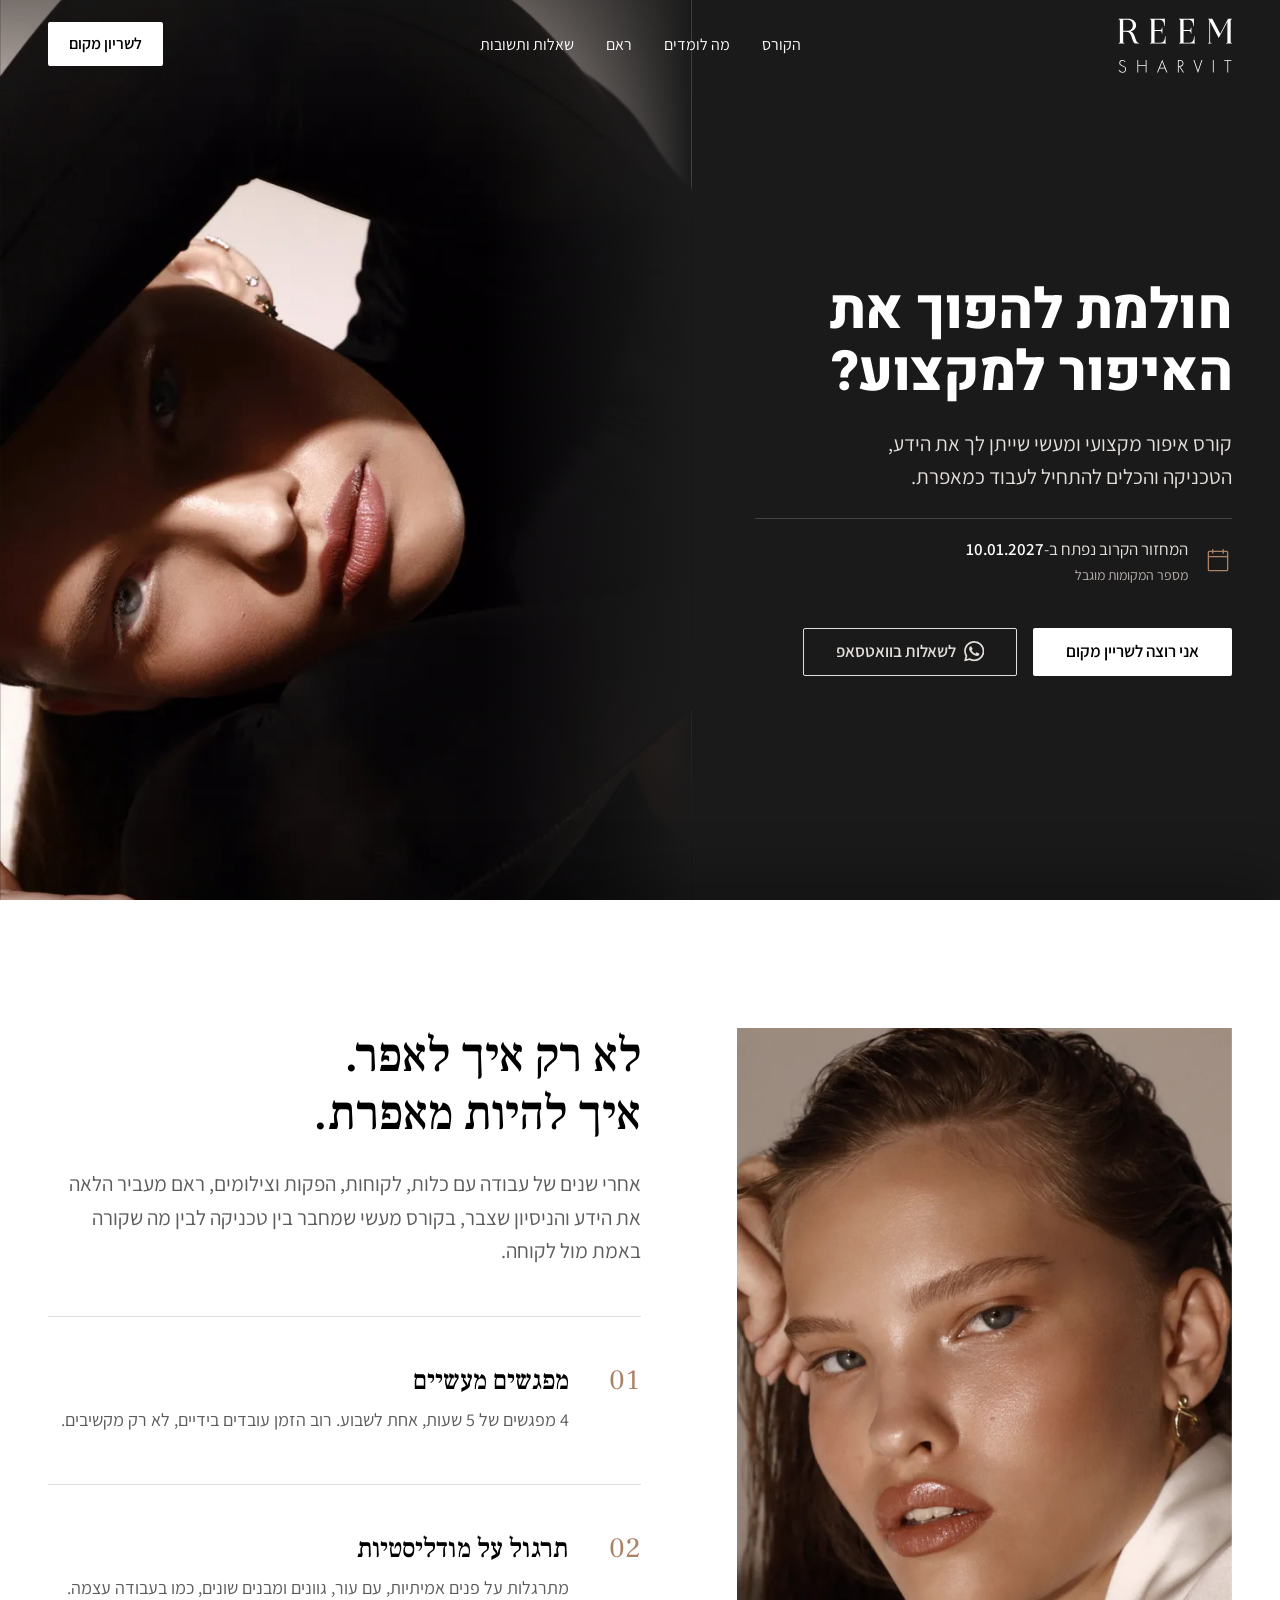
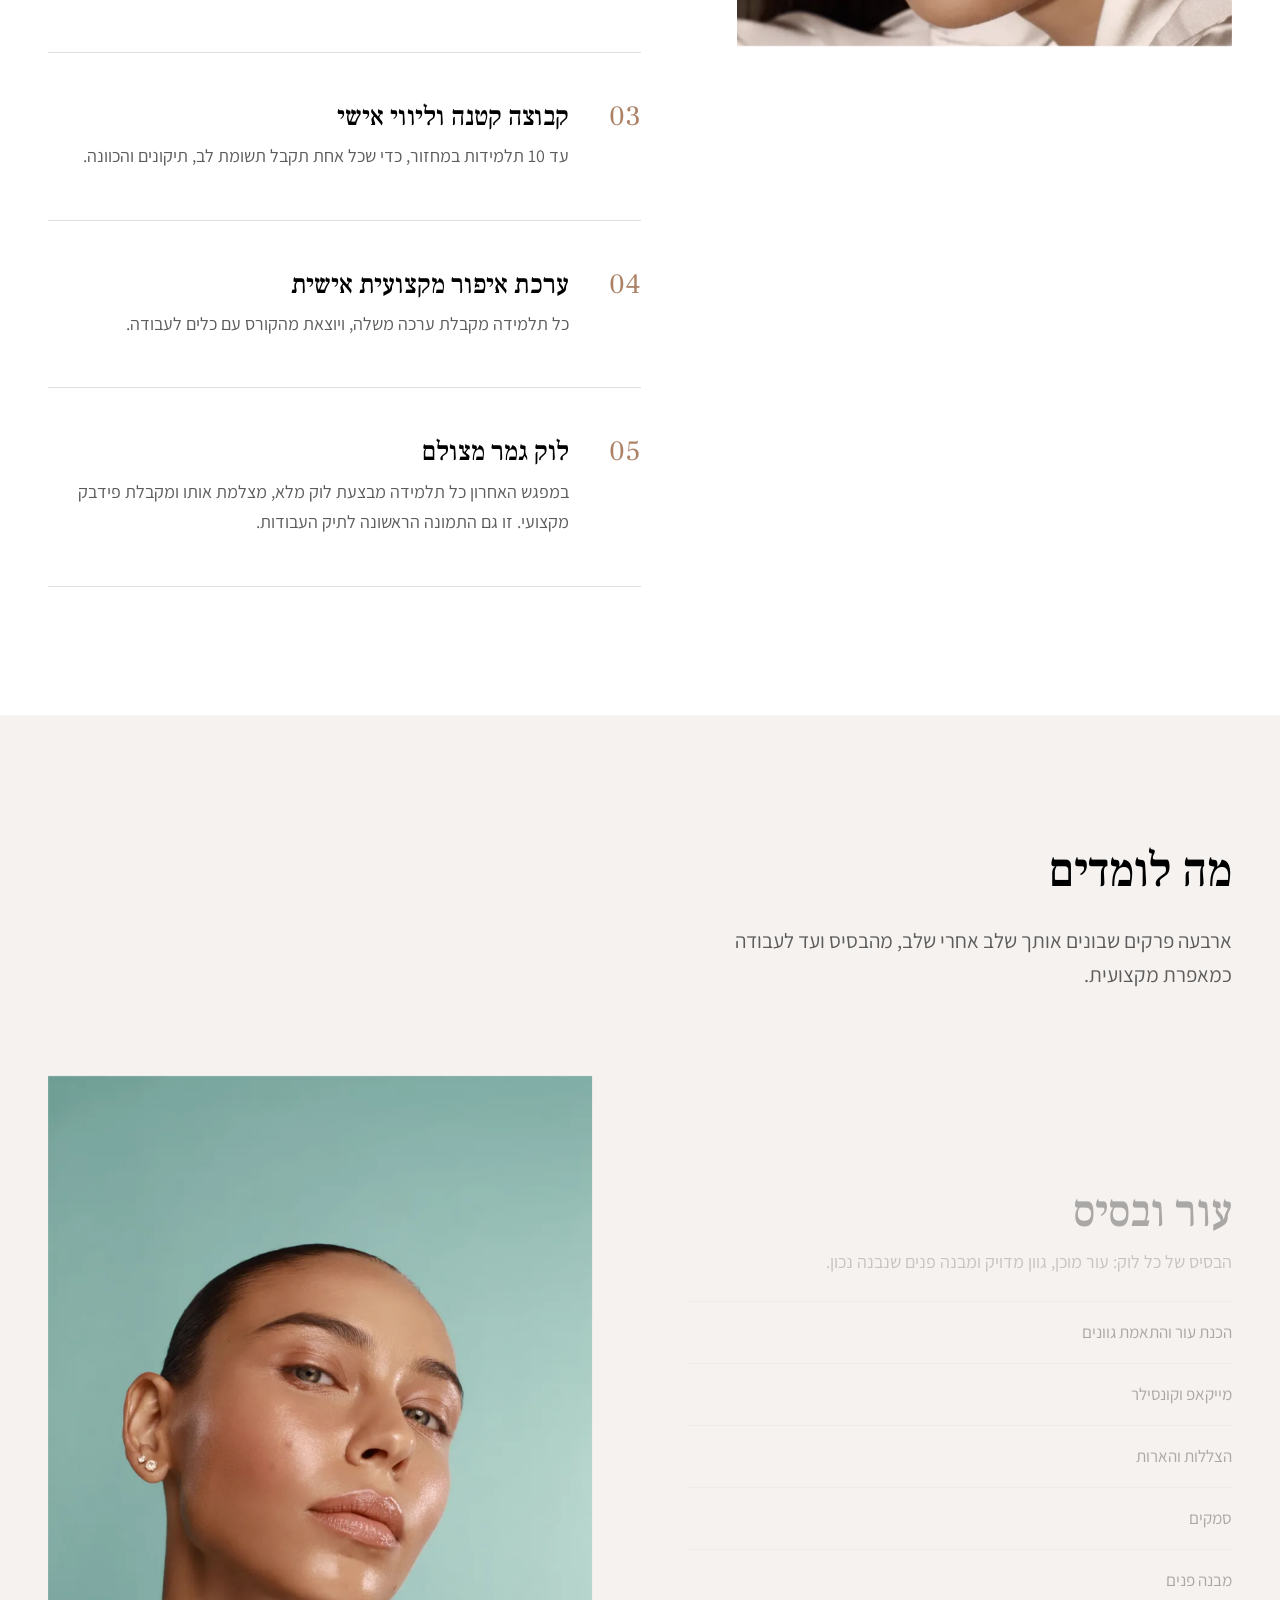
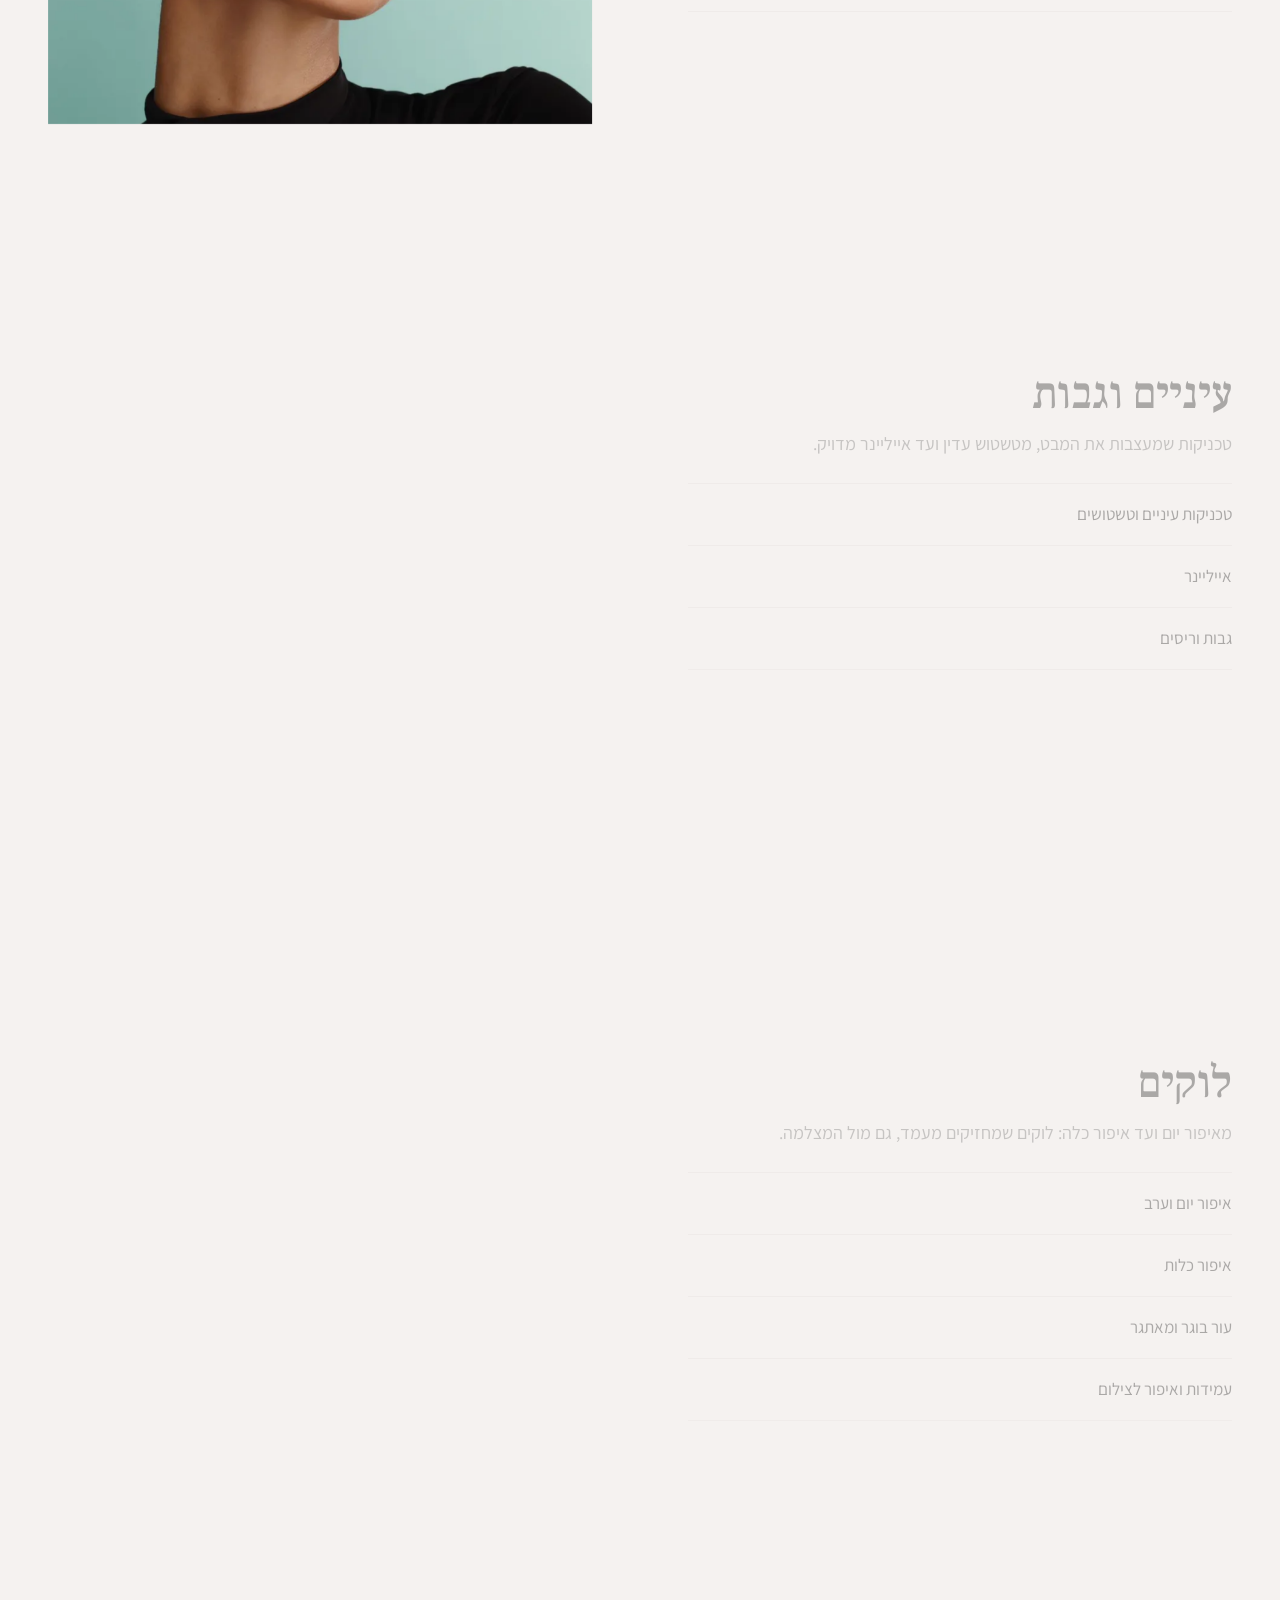
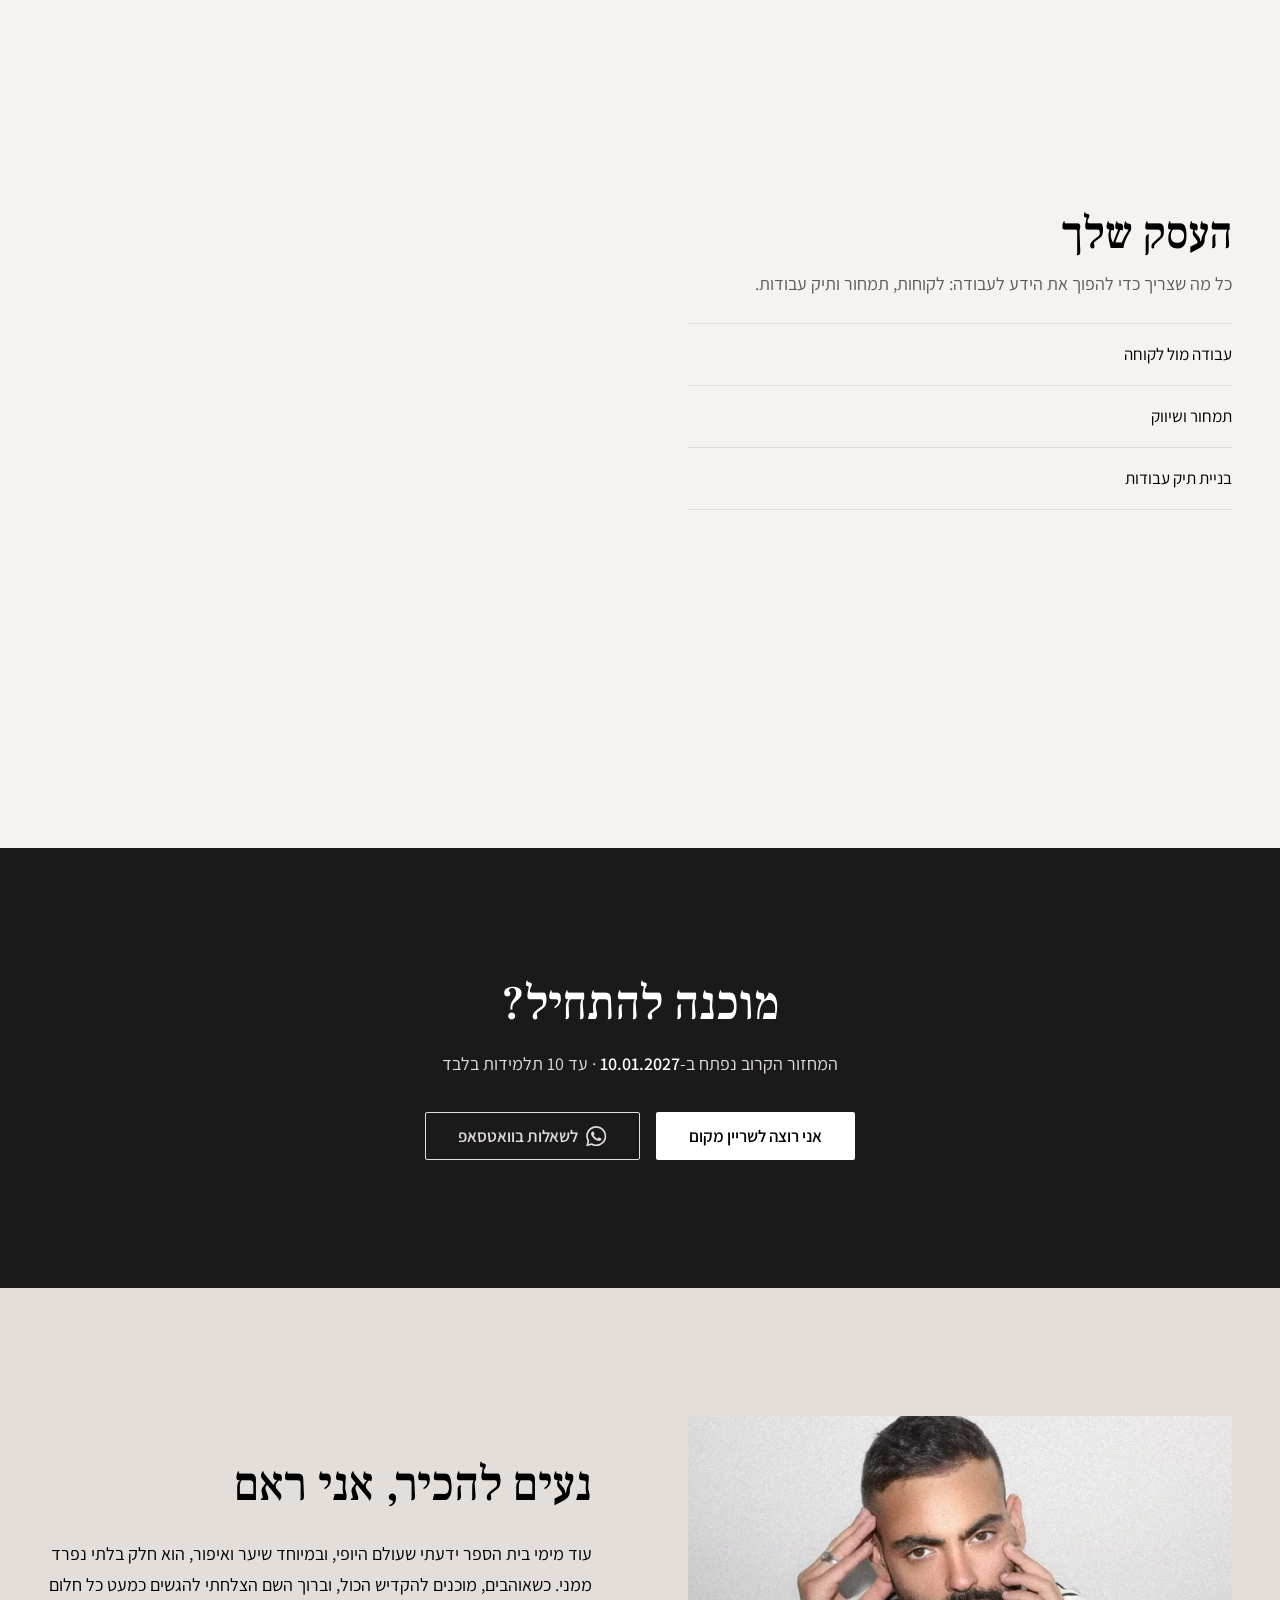
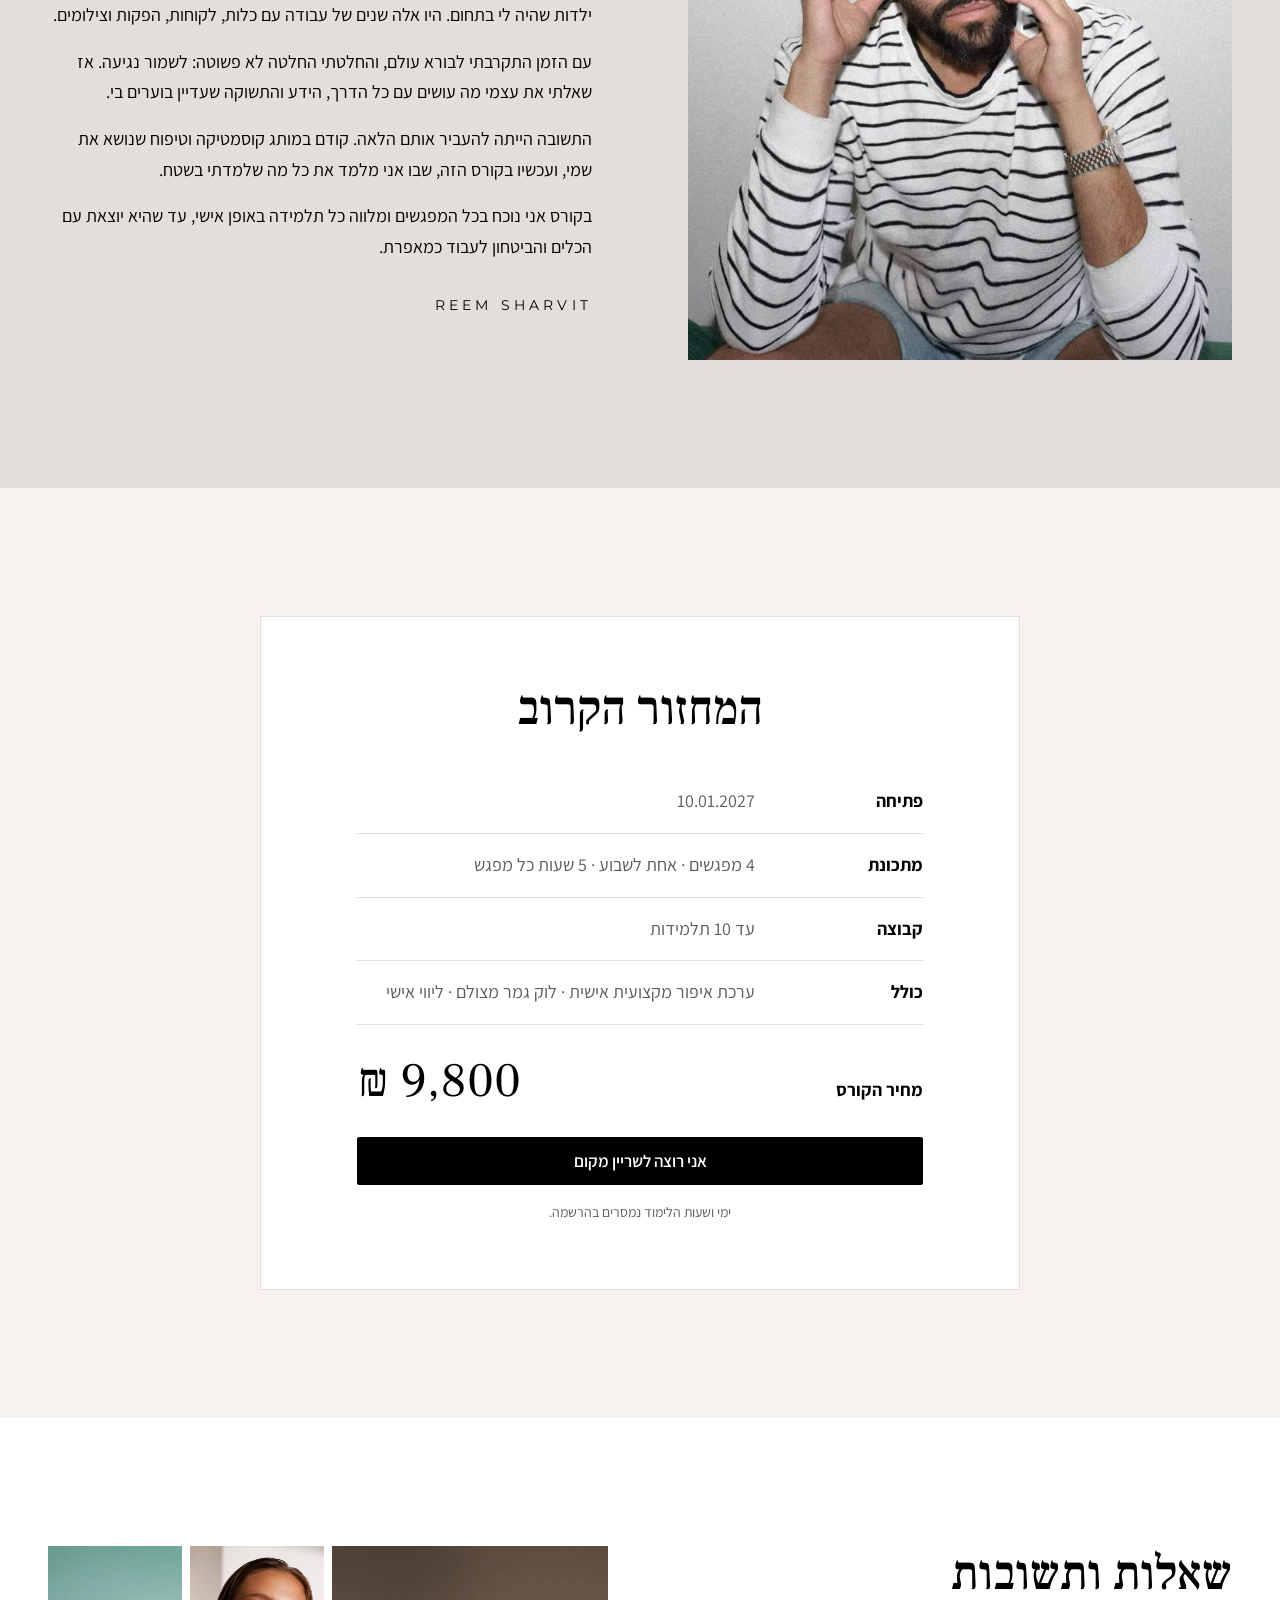
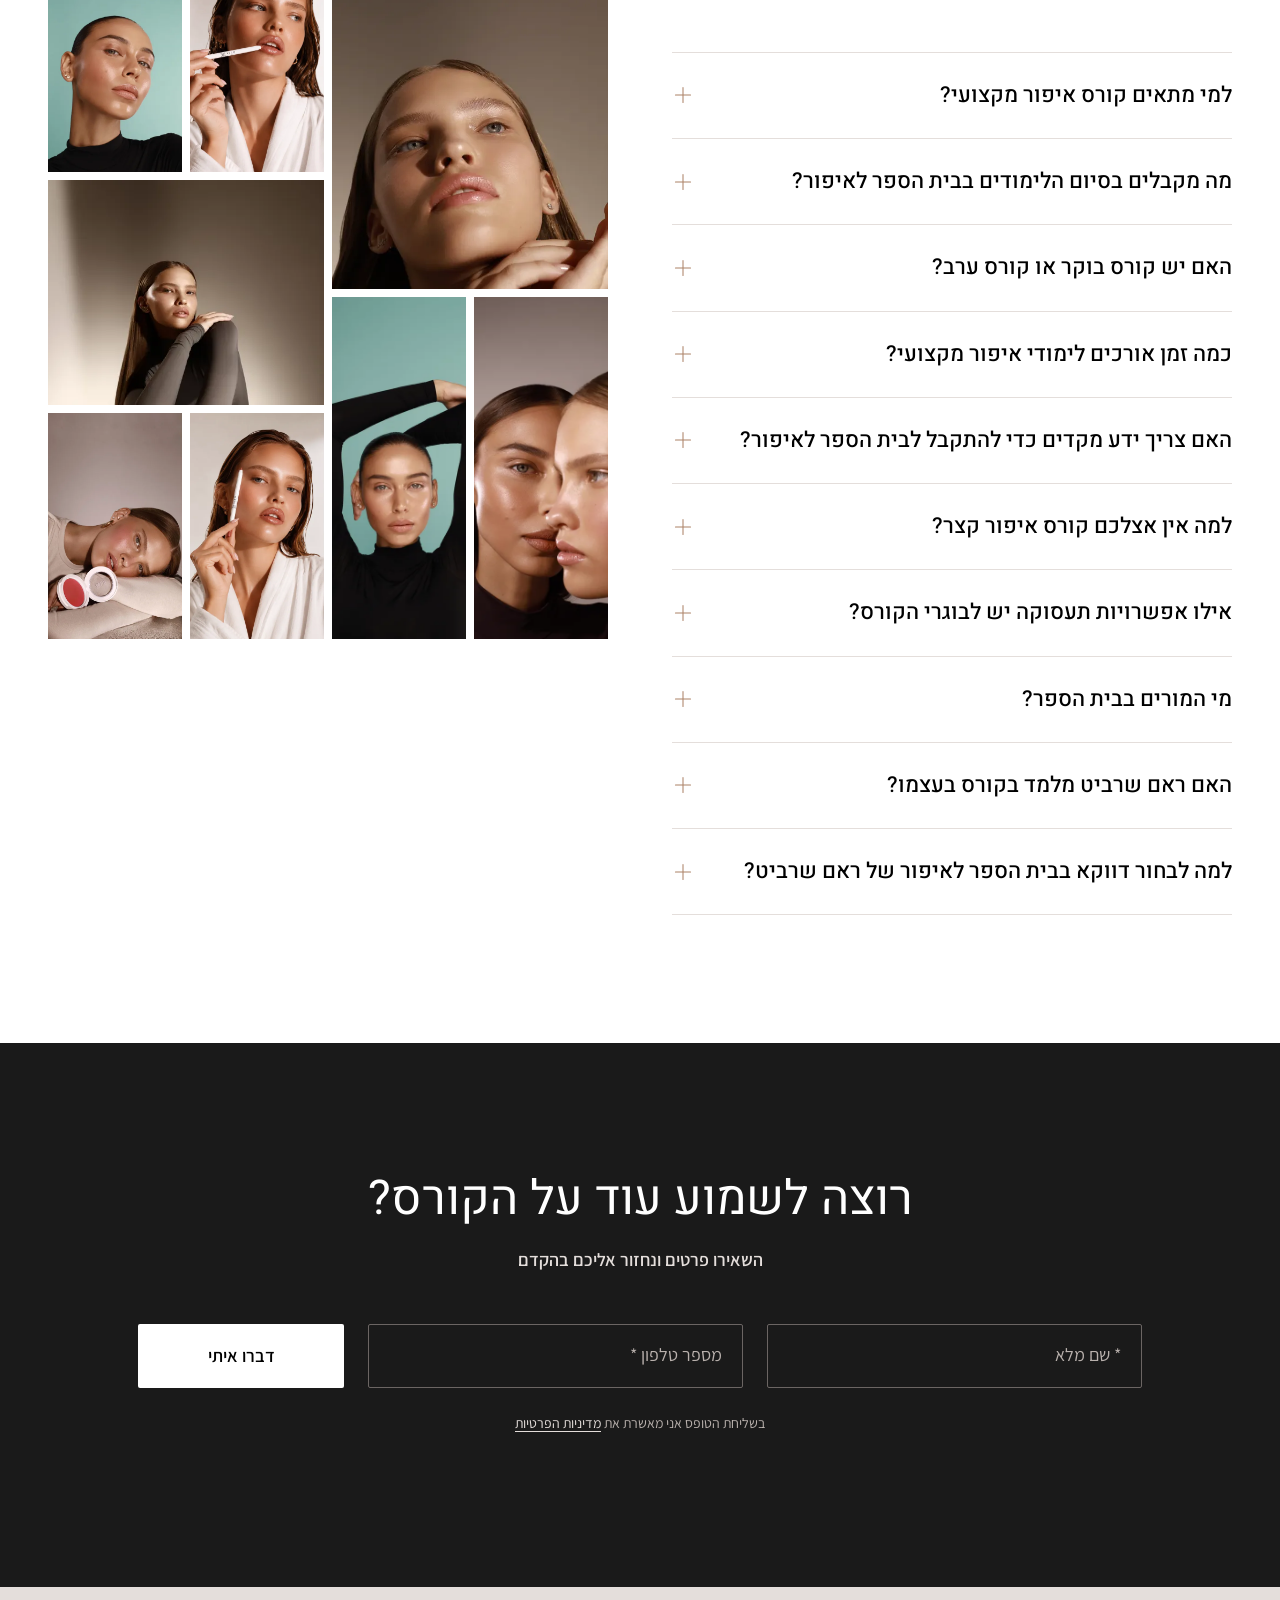
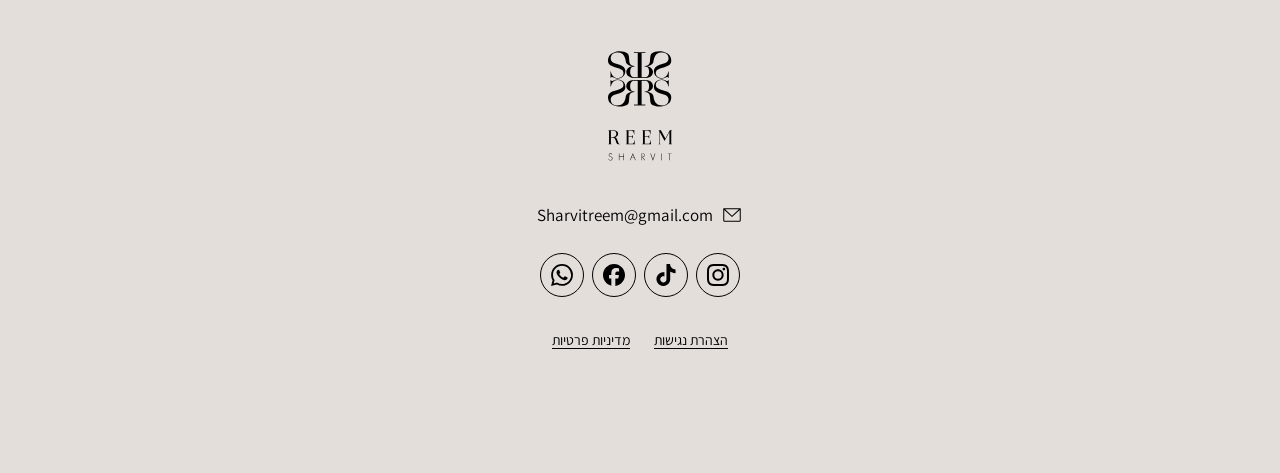
<file: index.html>
<!DOCTYPE html>
<html lang="he" dir="rtl">
<head>
  <meta charset="utf-8">
  <meta name="viewport" content="width=device-width, initial-scale=1">
  <title>קורס איפור מקצועי | ראם שרביט</title>
  <meta name="description" content="קורס איפור מעשי בקבוצה קטנה של עד 10 תלמידות: 4 מפגשים, 20 שעות, ליווי אישי של ראם שרביט וערכת איפור מקצועית לכל תלמידה.">
  <meta name="theme-color" content="#1a1a1a">

  <!-- Open Graph. TODO: להחליף לכתובות מלאות (https://...) אחרי שהדומיין ייקבע -->
  <meta property="og:type" content="website">
  <meta property="og:locale" content="he_IL">
  <meta property="og:site_name" content="Reem Sharvit">
  <meta property="og:title" content="חולמת להפוך את האיפור למקצוע?">
  <meta property="og:description" content="קורס איפור מקצועי ומעשי עם ראם שרביט. מהבסיס ועד לעבודה כמאפרת.">
  <meta property="og:image" content="assets/img/og-image.jpg">
  <meta property="og:image:width" content="1200">
  <meta property="og:image:height" content="630">
  <meta name="twitter:card" content="summary_large_image">

  <link rel="icon" href="assets/img/favicon-32x32.png" sizes="32x32">
  <link rel="icon" href="assets/img/favicon-192x192.png" sizes="192x192">
  <link rel="apple-touch-icon" href="assets/img/favicon-180x180.png">

  <link rel="preconnect" href="https://fonts.googleapis.com">
  <link rel="preconnect" href="https://fonts.gstatic.com" crossorigin>
  <link rel="stylesheet" href="https://fonts.googleapis.com/css2?family=Assistant:wght@400;600;700&family=Heebo:wght@400;500;700;800&family=Frank+Ruhl+Libre:wght@400;500;700&family=Montserrat:wght@300;500&display=swap">
  <link rel="preload" as="image" href="assets/img/hero-800.webp" imagesrcset="assets/img/hero-800.webp 800w, assets/img/hero-1400.webp 1400w" imagesizes="(min-width: 1024px) 50vw, 100vw">

  <link rel="stylesheet" href="assets/css/styles.css?v=16">
  <script>document.documentElement.classList.add('js');</script>
</head>
<body id="top">
  <a class="skip-link" href="#main">דלג לתוכן</a>

  <!-- ===== Header ===== -->
  <header class="site-header">
    <div class="container site-header__inner">
      <a class="logo" href="#top" aria-label="ראם שרביט, לראש הדף">
        <svg aria-hidden="true"><use href="assets/img/icons.svg?v=16#logo"></use></svg>
      </a>
      <nav class="site-nav" aria-label="ניווט ראשי">
        <ul>
          <li><a href="#course">הקורס</a></li>
          <li><a href="#curriculum">מה לומדים</a></li>
          <li><a href="#about">ראם</a></li>
          <li><a href="#faq">שאלות ותשובות</a></li>
        </ul>
      </nav>
      <a class="btn btn--primary" href="#contact">לשריון מקום</a>
    </div>
  </header>

  <main id="main">

    <!-- ===== 1. Hero ===== -->
    <section class="hero" aria-labelledby="hero-title">
      <div class="hero__media">
        <picture>
          <img src="assets/img/hero-800.webp"
               srcset="assets/img/hero-800.webp 800w, assets/img/hero-1400.webp 1400w"
               sizes="(min-width: 1024px) 50vw, 100vw"
               width="800" height="1200"
               alt="דוגמנית באיפור עור זוהר ושפתיים בגוון נוד, באור וצל דרמטי"
               fetchpriority="high">
        </picture>
      </div>

      <div class="hero__content container">
        <h1 class="hero__title" id="hero-title">חולמת להפוך את האיפור למקצוע?</h1>
        <p class="lead hero__lead">
          קורס איפור מקצועי ומעשי שייתן לך את הידע,<br>
          הטכניקה והכלים להתחיל לעבוד כמאפרת.
        </p>

        <div class="cohort-line" data-cohort>
          <svg class="icon" aria-hidden="true"><use href="assets/img/icons.svg?v=16#i-calendar"></use></svg>
          <p>
            <span data-cohort-when="date" hidden>
              המחזור הקרוב נפתח ב-<strong><time data-cohort-date class="tabular"></time></strong>
              <span class="cohort-line__note">מספר המקומות מוגבל</span>
            </span>
            <span data-cohort-when="none">
              <strong>המחזור הבא נפתח בקרוב</strong>
              <span class="cohort-line__note">השאירי פרטים ונעדכן אותך ראשונה</span>
            </span>
          </p>
        </div>

        <div class="btn-row">
          <a class="btn btn--light" href="#contact">אני רוצה לשריין מקום</a>
          <a class="btn btn--outline" data-wa href="https://wa.me/972505353770" target="_blank" rel="noopener">
            <svg class="icon" aria-hidden="true"><use href="assets/img/icons.svg?v=16#i-brand-whatsapp"></use></svg>
            לשאלות בוואטסאפ
          </a>
        </div>
      </div>
    </section>

    <!-- ===== 2. About the course ===== -->
    <section class="section" id="course" aria-labelledby="course-title">
      <div class="container course">
        <div class="course__media reveal">
          <img src="assets/img/course-700.webp"
               srcset="assets/img/course-700.webp 700w, assets/img/course-1200.webp 1200w"
               sizes="(min-width: 1024px) 45vw, 100vw"
               width="700" height="1050" loading="lazy"
               alt="תקריב של דוגמנית באיפור טבעי: עור זוהר, גבות מסורקות ושפתיים בגוון נוד">
        </div>

        <div>
          <div class="reveal">
            <h2 class="h2" id="course-title">לא רק איך לאפר. איך להיות מאפרת.</h2>
            <p class="lead muted" data-gap>
              אחרי שנים של עבודה עם כלות, לקוחות, הפקות וצילומים, ראם מעביר הלאה את הידע והניסיון שצבר, בקורס מעשי שמחבר בין טכניקה לבין מה שקורה באמת מול לקוחה.
            </p>
          </div>

          <h3 class="sr-only">איך זה עובד</h3>
          <ol class="steps">
            <li class="step reveal">
              <div>
                <h4 class="h3">מפגשים מעשיים</h4>
                <p>4 מפגשים של 5 שעות, אחת לשבוע. רוב הזמן עובדים בידיים, לא רק מקשיבים.</p>
              </div>
            </li>
            <li class="step reveal">
              <div>
                <h4 class="h3">תרגול על מודליסטיות</h4>
                <p>מתרגלות על פנים אמיתיות, עם עור, גוונים ומבנים שונים, כמו בעבודה עצמה.</p>
              </div>
            </li>
            <li class="step reveal">
              <div>
                <h4 class="h3">קבוצה קטנה וליווי אישי</h4>
                <p>עד 10 תלמידות במחזור, כדי שכל אחת תקבל תשומת לב, תיקונים והכוונה.</p>
              </div>
            </li>
            <li class="step reveal">
              <div>
                <h4 class="h3">ערכת איפור מקצועית אישית</h4>
                <p>כל תלמידה מקבלת ערכה משלה, ויוצאת מהקורס עם כלים לעבודה.</p>
              </div>
            </li>
            <li class="step reveal">
              <div>
                <h4 class="h3">לוק גמר מצולם</h4>
                <p>במפגש האחרון כל תלמידה מבצעת לוק מלא, מצלמת אותו ומקבלת פידבק מקצועי. זו גם התמונה הראשונה לתיק העבודות.</p>
              </div>
            </li>
          </ol>
        </div>
      </div>
    </section>

    <!-- ===== 3. Curriculum ===== -->
    <section class="section section--nude-light" id="curriculum" aria-labelledby="curriculum-title">
      <div class="container">
        <div class="section-head reveal">
          <h2 class="h2" id="curriculum-title">מה לומדים</h2>
          <p class="lead muted" data-gap>ארבעה פרקים שבונים אותך שלב אחרי שלב, מהבסיס ועד לעבודה כמאפרת מקצועית.</p>
        </div>

        <div class="chapters">
          <ol class="chapters__list">
          <li class="chapter" data-chapter="0">
            <img class="chapter__img" src="assets/img/glow-500.webp" srcset="assets/img/glow-500.webp 500w, assets/img/glow-900.webp 900w" sizes="(min-width: 1024px) 0px, 100vw" width="500" height="750" loading="lazy" alt="עור זוהר ומוכן, איפור בסיס של ראם שרביט">
            <h3 class="chapter__title">עור ובסיס</h3>
            <p class="chapter__desc">הבסיס של כל לוק: עור מוכן, גוון מדויק ומבנה פנים שנבנה נכון.</p>
            <ul class="chapter__topics">
                <li>הכנת עור והתאמת גוונים</li>
                <li>מייקאפ וקונסילר</li>
                <li>הצללות והארות</li>
                <li>סמקים</li>
                <li>מבנה פנים</li>
            </ul>
          </li>
          <li class="chapter" data-chapter="1">
            <img class="chapter__img" src="assets/img/pencil-500.webp" srcset="assets/img/pencil-500.webp 500w, assets/img/pencil-900.webp 900w" sizes="(min-width: 1024px) 0px, 100vw" width="500" height="888" loading="lazy" alt="יישום עיפרון עיניים">
            <h3 class="chapter__title">עיניים וגבות</h3>
            <p class="chapter__desc">טכניקות שמעצבות את המבט, מטשטוש עדין ועד אייליינר מדויק.</p>
            <ul class="chapter__topics">
                <li>טכניקות עיניים וטשטושים</li>
                <li>אייליינר</li>
                <li>גבות וריסים</li>
            </ul>
          </li>
          <li class="chapter" data-chapter="2">
            <img class="chapter__img" src="assets/img/faces-500.webp" srcset="assets/img/faces-500.webp 500w, assets/img/faces-900.webp 900w" sizes="(min-width: 1024px) 0px, 100vw" width="500" height="750" loading="lazy" alt="שני לוקים שונים על שתי דוגמניות">
            <h3 class="chapter__title">לוקים</h3>
            <p class="chapter__desc">מאיפור יום ועד איפור כלה: לוקים שמחזיקים מעמד, גם מול המצלמה.</p>
            <ul class="chapter__topics">
                <li>איפור יום וערב</li>
                <li>איפור כלות</li>
                <li>עור בוגר ומאתגר</li>
                <li>עמידות ואיפור לצילום</li>
            </ul>
          </li>
          <li class="chapter" data-chapter="3">
            <img class="chapter__img" src="assets/img/teal-500.webp" srcset="assets/img/teal-500.webp 500w, assets/img/teal-900.webp 900w" sizes="(min-width: 1024px) 0px, 100vw" width="500" height="750" loading="lazy" alt="דיוקן מקצועי על רקע טורקיז">
            <h3 class="chapter__title">העסק שלך</h3>
            <p class="chapter__desc">כל מה שצריך כדי להפוך את הידע לעבודה: לקוחות, תמחור ותיק עבודות.</p>
            <ul class="chapter__topics">
                <li>עבודה מול לקוחה</li>
                <li>תמחור ושיווק</li>
                <li>בניית תיק עבודות</li>
            </ul>
          </li>
          </ol>

          <div class="chapters__media" aria-hidden="true">
            <img class="chapters__img" data-chapter-img="0" aria-hidden="true" src="assets/img/glow-500.webp" srcset="assets/img/glow-500.webp 500w, assets/img/glow-900.webp 900w" sizes="(min-width: 1024px) 40vw, 0px" width="500" height="750" loading="lazy" alt="">
            <img class="chapters__img" data-chapter-img="1" aria-hidden="true" src="assets/img/pencil-500.webp" srcset="assets/img/pencil-500.webp 500w, assets/img/pencil-900.webp 900w" sizes="(min-width: 1024px) 40vw, 0px" width="500" height="888" loading="lazy" alt="">
            <img class="chapters__img" data-chapter-img="2" aria-hidden="true" src="assets/img/faces-500.webp" srcset="assets/img/faces-500.webp 500w, assets/img/faces-900.webp 900w" sizes="(min-width: 1024px) 40vw, 0px" width="500" height="750" loading="lazy" alt="">
            <img class="chapters__img" data-chapter-img="3" aria-hidden="true" src="assets/img/teal-500.webp" srcset="assets/img/teal-500.webp 500w, assets/img/teal-900.webp 900w" sizes="(min-width: 1024px) 40vw, 0px" width="500" height="750" loading="lazy" alt="">
          </div>
        </div>
      </div>
    </section>

    <!-- ===== 4. About Reem ===== -->
    <section class="section section--dark cta-band" aria-labelledby="cta-band-title">
      <div class="container cta-band__inner reveal">
        <h2 class="h2 cta-band__title" id="cta-band-title">מוכנה להתחיל?</h2>
        <p class="cta-band__text" data-cohort>
          <span data-cohort-when="date" hidden>המחזור הקרוב נפתח ב-<time data-cohort-date class="tabular"></time></span>
          <span data-cohort-when="none">המחזור הבא נפתח בקרוב</span>
          <span class="cta-band__note">עד 10 תלמידות בלבד</span>
        </p>
        <div class="btn-row cta-band__actions">
          <a class="btn btn--light" href="#contact">אני רוצה לשריין מקום</a>
          <a class="btn btn--outline" data-wa href="https://wa.me/972505353770" target="_blank" rel="noopener">
            <svg class="icon" aria-hidden="true"><use href="assets/img/icons.svg?v=16#i-brand-whatsapp"></use></svg>
            לשאלות בוואטסאפ
          </a>
        </div>
      </div>
    </section>

    <section class="section section--nude" id="about" aria-labelledby="about-title">
      <div class="container about">
        <div class="about__media reveal">
          <img src="assets/img/reem-700.webp"
               srcset="assets/img/reem-700.webp 700w, assets/img/reem-1200.webp 1200w"
               sizes="(min-width: 1024px) 45vw, 100vw"
               width="700" height="700" loading="lazy"
               alt="ראם שרביט, דיוקן">
        </div>

        <div class="reveal">
          <h2 class="h2" id="about-title">נעים להכיר, אני ראם</h2>
          <div class="prose" data-gap>
            <p>עוד מימי בית הספר ידעתי שעולם היופי, ובמיוחד שיער ואיפור, הוא חלק בלתי נפרד ממני. כשאוהבים, מוכנים להקדיש הכול, וברוך השם הצלחתי להגשים כמעט כל חלום ילדות שהיה לי בתחום. היו אלה שנים של עבודה עם כלות, לקוחות, הפקות וצילומים.</p>
            <p>עם הזמן התקרבתי לבורא עולם, והחלטתי החלטה לא פשוטה: לשמור נגיעה. אז שאלתי את עצמי מה עושים עם כל הדרך, הידע והתשוקה שעדיין בוערים בי.</p>
            <p>התשובה הייתה להעביר אותם הלאה. קודם במותג קוסמטיקה וטיפוח שנושא את שמי, ועכשיו בקורס הזה, שבו אני מלמד את כל מה שלמדתי בשטח.</p>
            <p>בקורס אני נוכח בכל המפגשים ומלווה כל תלמידה באופן אישי, עד שהיא יוצאת עם הכלים והביטחון לעבוד כמאפרת.</p>
          </div>
          <p class="signature">Reem Sharvit</p>
        </div>
      </div>
    </section>

    <!-- ===== 6. Next cohort ===== -->
    <section class="section section--nude-light" id="cohort" aria-labelledby="cohort-title">
      <div class="container">
        <div class="cohort-card reveal">
          <div class="section-head section-head--center">
            <h2 class="h2" id="cohort-title">המחזור הקרוב</h2>
          </div>

          <dl class="details">
            <div class="details__row" data-cohort>
              <dt>פתיחה</dt>
              <dd>
                <span data-cohort-when="date" hidden><time data-cohort-date class="tabular"></time></span>
                <span data-cohort-when="none">המחזור הבא נפתח בקרוב</span>
              </dd>
            </div>
            <div class="details__row">
              <dt>מתכונת</dt>
              <dd>4 מפגשים · אחת לשבוע · 5 שעות כל מפגש</dd>
            </div>
            <div class="details__row">
              <dt>קבוצה</dt>
              <dd>עד 10 תלמידות</dd>
            </div>
            <div class="details__row">
              <dt>כולל</dt>
              <dd>ערכת איפור מקצועית אישית · לוק גמר מצולם · ליווי אישי</dd>
            </div>
          </dl>

          <div class="price">
            <span class="price__label">מחיר הקורס</span>
            <span class="price__value" data-price>9,800 ₪</span>
          </div>

          <a class="btn btn--primary" href="#contact">אני רוצה לשריין מקום</a>
          <p class="cohort-card__note muted">ימי ושעות הלימוד נמסרים בהרשמה.</p>
        </div>
      </div>
    </section>

    <!-- ===== 7. Gallery + FAQ ===== -->
    <section class="section" id="faq" aria-labelledby="faq-title">
      <div class="container faq-layout">
        <div class="faq-layout__gallery">
          <ul class="gallery reveal" aria-label="העבודות של ראם">
            <li><img src="assets/img/glow-500.webp" srcset="assets/img/glow-500.webp 500w, assets/img/glow-900.webp 900w" sizes="(min-width: 1024px) 25vw, (min-width: 768px) 50vw, 100vw" width="500" height="750" loading="lazy" alt="איפור עור זוהר בגווני נוד, מבט כלפי מעלה"></li>
            <li><img src="assets/img/lip-500.webp" srcset="assets/img/lip-500.webp 500w, assets/img/lip-900.webp 900w" sizes="(min-width: 1024px) 25vw, (min-width: 768px) 50vw, 100vw" width="500" height="888" loading="lazy" alt="יישום עיפרון שפתיים בגוון נוד"></li>
            <li><img src="assets/img/teal-500.webp" srcset="assets/img/teal-500.webp 500w, assets/img/teal-900.webp 900w" sizes="(min-width: 1024px) 25vw, (min-width: 768px) 50vw, 100vw" width="500" height="750" loading="lazy" alt="עור קורן ומבנה פנים מודגש על רקע טורקיז"></li>
            <li><img src="assets/img/faces-500.webp" srcset="assets/img/faces-500.webp 500w, assets/img/faces-900.webp 900w" sizes="(min-width: 1024px) 25vw, (min-width: 768px) 50vw, 100vw" width="500" height="750" loading="lazy" alt="שתי דוגמניות פנים מול פנים, איפור עור זוהר ומינימליסטי"></li>
            <li><img src="assets/img/blush-500.webp" srcset="assets/img/blush-500.webp 500w, assets/img/blush-900.webp 900w" sizes="(min-width: 1024px) 25vw, (min-width: 768px) 50vw, 100vw" width="500" height="874" loading="lazy" alt="איפור עם סומק ורוד חם ועור טבעי"></li>
            <li><img src="assets/img/arms-500.webp" srcset="assets/img/arms-500.webp 500w, assets/img/arms-900.webp 900w" sizes="(min-width: 1024px) 25vw, (min-width: 768px) 50vw, 100vw" width="500" height="750" loading="lazy" alt="דוגמנית בחולצה שחורה עם ידיים מורמות, איפור עור נקי"></li>
            <li><img src="assets/img/pencil-500.webp" srcset="assets/img/pencil-500.webp 500w, assets/img/pencil-900.webp 900w" sizes="(min-width: 1024px) 25vw, (min-width: 768px) 50vw, 100vw" width="500" height="888" loading="lazy" alt="איפור עיניים עדין עם עיפרון, עור זוהר"></li>
            <li><img src="assets/img/seated-500.webp" srcset="assets/img/seated-500.webp 500w, assets/img/seated-900.webp 900w" sizes="(min-width: 1024px) 25vw, (min-width: 768px) 50vw, 100vw" width="500" height="390" loading="lazy" alt="דוגמנית בחולצה אפורה על רקע בז', איפור עור טבעי וזוהר"></li>
          </ul>
        </div>

        <div class="faq-layout__faq">
        <div class="section-head section-head--center reveal">
          <h2 class="h2" id="faq-title">שאלות ותשובות</h2>
        </div>

        <div class="faq reveal">
          <details class="faq__item">
            <summary>למי מתאים קורס איפור מקצועי?<svg class="icon" aria-hidden="true"><use href="assets/img/icons.svg?v=16#i-plus"></use></svg></summary>
            <div class="faq__answer"><p>קורס האיפור המקצועי בבית הספר לאיפור של ראם שרביט מיועד למי שמרגישה חיבור ותשוקה לעולם היופי ורוצה להפוך את האהבה הזו לקריירה מקצועית. אין צורך בידע קודם – רק אהבה לאסתטיקה, יצירה ועבודה עם אנשים.</p></div>
          </details>
          <details class="faq__item">
            <summary>מה מקבלים בסיום הלימודים בבית הספר לאיפור?<svg class="icon" aria-hidden="true"><use href="assets/img/icons.svg?v=16#i-plus"></use></svg></summary>
            <div class="faq__answer"><p>בסיום הלימודים מקבלים את הידע, הכלים והטכניקות הדרושים כדי להתחיל לעבוד בתחום בצורה מקצועית ובטוחה, לצד ניסיון מעשי והכוונה ליציאה לעולם האמיתי.</p></div>
          </details>
          <details class="faq__item">
            <summary>האם יש קורס בוקר או קורס ערב?<svg class="icon" aria-hidden="true"><use href="assets/img/icons.svg?v=16#i-plus"></use></svg></summary>
            <div class="faq__answer"><p>הלימודים מתקיימים במתכונת שנקבעת מראש לכל מחזור. פרטי הימים והשעות נמסרים בעת ההרשמה.</p></div>
          </details>
          <details class="faq__item">
            <summary>כמה זמן אורכים לימודי איפור מקצועי?<svg class="icon" aria-hidden="true"><use href="assets/img/icons.svg?v=16#i-plus"></use></svg></summary>
            <div class="faq__answer"><p>הקורס בנוי מ־4 מפגשים מקצועיים, אחת לשבוע, כאשר כל מפגש נמשך כ־5 שעות. סך הכול כ־20 שעות לימוד מעשיות וממוקדות.</p></div>
          </details>
          <details class="faq__item">
            <summary>האם צריך ידע מקדים כדי להתקבל לבית הספר לאיפור?<svg class="icon" aria-hidden="true"><use href="assets/img/icons.svg?v=16#i-plus"></use></svg></summary>
            <div class="faq__answer"><p>לא. אין צורך בידע מוקדם או בניסיון. תוכנית הלימודים של ראם שרביט בנויה מהבסיס ועד לטכניקות מקצועיות ומתקדמות, עם דגש על תרגול מעשי, ליווי והכוונה.</p></div>
          </details>
          <details class="faq__item">
            <summary>למה אין אצלכם קורס איפור קצר?<svg class="icon" aria-hidden="true"><use href="assets/img/icons.svg?v=16#i-plus"></use></svg></summary>
            <div class="faq__answer"><p>כי המטרה היא לא רק לקבל “טעימה”, אלא לצאת עם בסיס מקצועי, ידע וכלים שאפשר באמת לעבוד איתם. הקורס ממוקד ואינטנסיבי, וכל מפגש בנוי כדי לקדם את התלמידה לשלב הבא.</p></div>
          </details>
          <details class="faq__item">
            <summary>אילו אפשרויות תעסוקה יש לבוגרי הקורס?<svg class="icon" aria-hidden="true"><use href="assets/img/icons.svg?v=16#i-plus"></use></svg></summary>
            <div class="faq__answer"><p>בוגרות הקורס יכולות להשתלב כמאפרות עצמאיות, לעבוד עם לקוחות פרטיות, כלות ואירועים, הפקות וצילומים, ולפתח קריירה עצמאית בתחום האיפור.</p></div>
          </details>
          <details class="faq__item">
            <summary>מי המורים בבית הספר?<svg class="icon" aria-hidden="true"><use href="assets/img/icons.svg?v=16#i-plus"></use></svg></summary>
            <div class="faq__answer"><p>הלימודים מועברים על ידי צוות מקצועי ומנוסה, כאשר ראם שרביט מעורב אישית בתוכנית ובהכשרה, ומעביר מהידע והניסיון שצבר לאורך שנים בעולם האיפור, הכלות והיופי.</p></div>
          </details>
          <details class="faq__item">
            <summary>האם ראם שרביט מלמד בקורס בעצמו?<svg class="icon" aria-hidden="true"><use href="assets/img/icons.svg?v=16#i-plus"></use></svg></summary>
            <div class="faq__answer"><p>בהחלט! ראם שרביט נוכח ומלווה באופן אישי את התלמידות בכל מפגשי הקורס, משתף מהידע ומהניסיון המקצועי שצבר לאורך השנים, מעניק הכוונה אישית ודואג שכל תלמידה תקבל את הכלים והביטחון הדרושים לה כדי להפוך למאפרת מקצועית</p></div>
          </details>
          <details class="faq__item">
            <summary>למה לבחור דווקא בבית הספר לאיפור של ראם שרביט?<svg class="icon" aria-hidden="true"><use href="assets/img/icons.svg?v=16#i-plus"></use></svg></summary>
            <div class="faq__answer"><p>כי מעבר לטכניקה, הדגש הוא על הכשרה שמחברת בין ידע מקצועי, עבודה מעשית והעולם האמיתי. הניסיון של ראם לאורך שנים בתחום האיפור והכלות נכנס לתוך תוכנית הלימודים, במטרה לתת לתלמידות ביטחון וכלים להתחיל לעבוד</p></div>
          </details>
        </div>
        </div>
      </div>
    </section>

    <!-- ===== 8. Contact ===== -->
    <section class="section section--dark" id="contact" aria-labelledby="contact-title">
      <div class="container contact reveal">
        <h2 class="h2 contact__title" id="contact-title">רוצה לשמוע עוד על הקורס?</h2>
        <p class="contact__lead">השאירו פרטים ונחזור אליכם בהקדם</p>

        <form class="form" id="contact-form" novalidate>
          <div class="form__row">
            <div class="field">
              <label class="sr-only" for="f-name">שם מלא</label>
              <input id="f-name" name="name" type="text" autocomplete="name" placeholder="* שם מלא" required aria-describedby="f-name-error">
              <p class="field__error" id="f-name-error">
                <svg class="icon" aria-hidden="true"><use href="assets/img/icons.svg?v=16#i-warning"></use></svg>
                נא למלא שם מלא
              </p>
            </div>

            <div class="field">
              <label class="sr-only" for="f-phone">מספר טלפון</label>
              <input id="f-phone" name="phone" type="tel" inputmode="tel" autocomplete="tel" placeholder="* מספר טלפון" required aria-describedby="f-phone-error">
              <p class="field__error" id="f-phone-error">
                <svg class="icon" aria-hidden="true"><use href="assets/img/icons.svg?v=16#i-warning"></use></svg>
                נא להזין מספר טלפון תקין, למשל 050-1234567
              </p>
            </div>

            <button class="btn btn--light form__submit" type="submit">דברו איתי</button>
          </div>

          <div class="honeypot" aria-hidden="true">
            <label for="f-company">חברה</label>
            <input id="f-company" name="company" type="text" tabindex="-1" autocomplete="off">
          </div>

          <p class="form__consent">בשליחת הטופס אני מאשרת את <a href="privacy.html" target="_blank">מדיניות הפרטיות</a></p>

          <div aria-live="polite">
            <div class="form-status form-status--success" id="form-success">
              <svg class="icon" aria-hidden="true"><use href="assets/img/icons.svg?v=16#i-check"></use></svg>
              <p>תודה! הפרטים התקבלו, ונחזור אליכם בהקדם.</p>
            </div>
            <div class="form-status form-status--error" id="form-error">
              <svg class="icon" aria-hidden="true"><use href="assets/img/icons.svg?v=16#i-warning"></use></svg>
              <p>משהו השתבש בשליחה. אפשר לנסות שוב או <a data-wa href="https://wa.me/972505353770" target="_blank" rel="noopener">לכתוב לנו בוואטסאפ</a>.</p>
            </div>
          </div>
        </form>
      </div>
    </section>

  </main>

  <!-- ===== Footer ===== -->
  <footer class="site-footer">
    <div class="container">
      <svg class="logo-v" role="img" aria-label="Reem Sharvit"><use href="assets/img/icons.svg?v=16#logo-v"></use></svg>

      <a class="footer-email" data-email href="mailto:Sharvitreem@gmail.com">
        <svg class="icon" aria-hidden="true"><use href="assets/img/icons.svg?v=16#i-mail"></use></svg>
        <span class="latin" data-email-text>Sharvitreem@gmail.com</span>
      </a>

      <ul class="social">
        <li><a data-social="instagram" href="https://www.instagram.com/reemsharvitmakeup" target="_blank" rel="noopener" aria-label="אינסטגרם"><svg class="icon" aria-hidden="true"><use href="assets/img/icons.svg?v=16#i-brand-instagram"></use></svg></a></li>
        <li><a data-social="tiktok" href="https://www.tiktok.com/@reemsharvit8" target="_blank" rel="noopener" aria-label="טיקטוק"><svg class="icon" aria-hidden="true"><use href="assets/img/icons.svg?v=16#i-brand-tiktok"></use></svg></a></li>
        <li><a data-social="facebook" href="https://www.facebook.com/RmSrbyt" target="_blank" rel="noopener" aria-label="פייסבוק"><svg class="icon" aria-hidden="true"><use href="assets/img/icons.svg?v=16#i-brand-facebook"></use></svg></a></li>
        <li><a data-wa href="https://wa.me/972505353770" target="_blank" rel="noopener" aria-label="וואטסאפ"><svg class="icon" aria-hidden="true"><use href="assets/img/icons.svg?v=16#i-brand-whatsapp"></use></svg></a></li>
      </ul>

      <ul class="legal">
        <li><a href="accessibility.html">הצהרת נגישות</a></li>
        <li><a href="privacy.html">מדיניות פרטיות</a></li>
      </ul>
    </div>
  </footer>

  <!-- ===== Floating contact ===== -->
  <div class="float-cta">
    <a class="float-cta__wa" data-wa href="https://wa.me/972505353770" target="_blank" rel="noopener" aria-label="שליחת הודעה בוואטסאפ">
      <svg class="icon" aria-hidden="true"><use href="assets/img/icons.svg?v=16#i-whatsapp"></use></svg>
    </a>
    <a class="float-cta__call" data-tel href="tel:0505353770" aria-label="התקשרות לראם שרביט">
      <svg class="icon" aria-hidden="true"><use href="assets/img/icons.svg?v=16#i-phone"></use></svg>
    </a>
  </div>

  <script src="assets/js/course.config.js?v=16"></script>
  <script src="assets/js/main.js?v=16"></script>
</body>
</html>
</file>
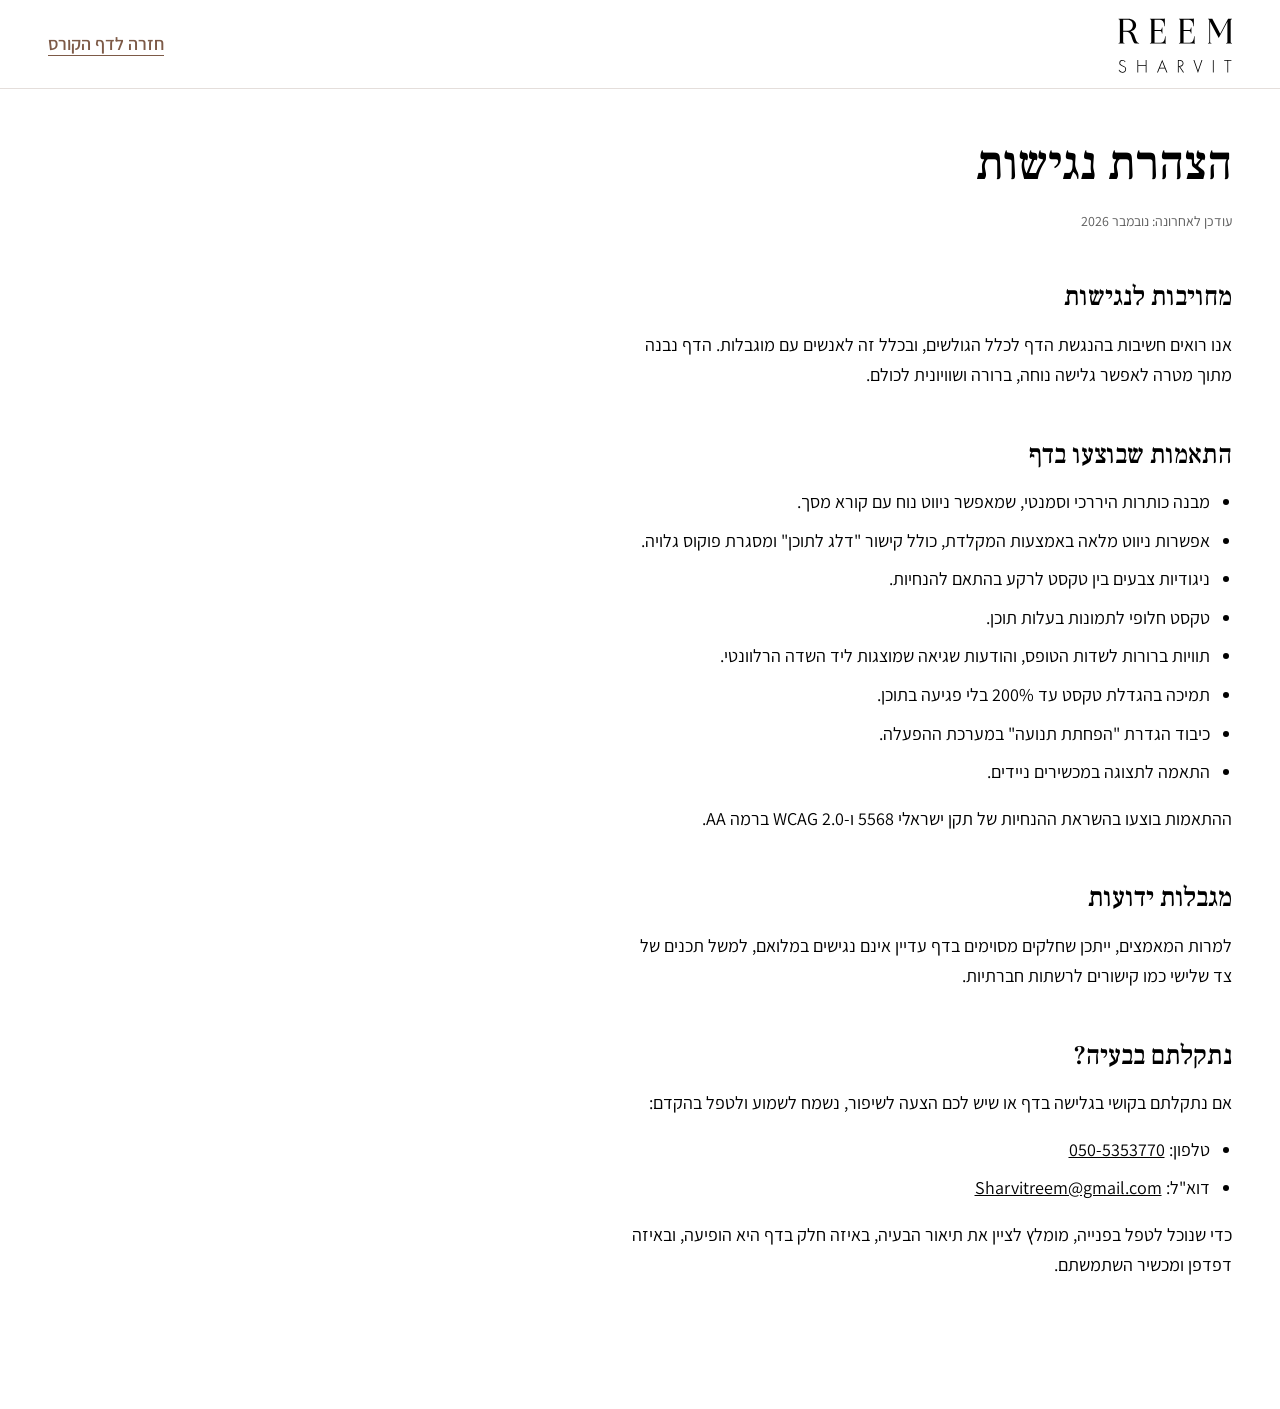
<file: accessibility.html>
<!DOCTYPE html>
<html lang="he" dir="rtl">
<head>
  <meta charset="utf-8">
  <meta name="viewport" content="width=device-width, initial-scale=1">
  <title>הצהרת נגישות | ראם שרביט</title>
  <meta name="description" content="הצהרת הנגישות של דף קורס האיפור המקצועי של ראם שרביט.">
  <meta name="robots" content="noindex">
  <link rel="icon" href="assets/img/favicon-32x32.png" sizes="32x32">
  <link rel="apple-touch-icon" href="assets/img/favicon-180x180.png">
  <link rel="preconnect" href="https://fonts.googleapis.com">
  <link rel="preconnect" href="https://fonts.gstatic.com" crossorigin>
  <link rel="stylesheet" href="https://fonts.googleapis.com/css2?family=Assistant:wght@400;600;700&family=Frank+Ruhl+Libre:wght@500&display=swap">
  <link rel="stylesheet" href="assets/css/styles.css?v=16">
</head>
<body class="page-legal">
  <a class="skip-link" href="#main">דלג לתוכן</a>

  <header class="site-header" data-static>
    <div class="container site-header__inner">
      <a class="logo" href="index.html" aria-label="ראם שרביט, חזרה לדף הקורס">
        <svg aria-hidden="true"><use href="assets/img/icons.svg?v=16#logo"></use></svg>
      </a>
      <a class="text-link" href="index.html">חזרה לדף הקורס</a>
    </div>
  </header>

  <main id="main" class="container">
    <h1>הצהרת נגישות</h1>
    <p class="updated">עודכן לאחרונה: נובמבר 2026</p>

    <div class="prose">
      <h2>מחויבות לנגישות</h2>
      <p>אנו רואים חשיבות בהנגשת הדף לכלל הגולשים, ובכלל זה לאנשים עם מוגבלות. הדף נבנה מתוך מטרה לאפשר גלישה נוחה, ברורה ושוויונית לכולם.</p>

      <h2>התאמות שבוצעו בדף</h2>
      <ul>
        <li>מבנה כותרות היררכי וסמנטי, שמאפשר ניווט נוח עם קורא מסך.</li>
        <li>אפשרות ניווט מלאה באמצעות המקלדת, כולל קישור "דלג לתוכן" ומסגרת פוקוס גלויה.</li>
        <li>ניגודיות צבעים בין טקסט לרקע בהתאם להנחיות.</li>
        <li>טקסט חלופי לתמונות בעלות תוכן.</li>
        <li>תוויות ברורות לשדות הטופס, והודעות שגיאה שמוצגות ליד השדה הרלוונטי.</li>
        <li>תמיכה בהגדלת טקסט עד 200% בלי פגיעה בתוכן.</li>
        <li>כיבוד הגדרת "הפחתת תנועה" במערכת ההפעלה.</li>
        <li>התאמה לתצוגה במכשירים ניידים.</li>
      </ul>
      <p>ההתאמות בוצעו בהשראת ההנחיות של תקן ישראלי 5568 ו-WCAG 2.0 ברמה AA.</p>

      <h2>מגבלות ידועות</h2>
      <p>למרות המאמצים, ייתכן שחלקים מסוימים בדף עדיין אינם נגישים במלואם, למשל תכנים של צד שלישי כמו קישורים לרשתות חברתיות.</p>

      <h2>נתקלתם בבעיה?</h2>
      <p>אם נתקלתם בקושי בגלישה בדף או שיש לכם הצעה לשיפור, נשמח לשמוע ולטפל בהקדם:</p>
      <ul>
        <li>טלפון: <a data-tel href="tel:0505353770"><span data-phone-display class="tabular">050-5353770</span></a></li>
        <li>דוא"ל: <a data-email href="mailto:Sharvitreem@gmail.com">Sharvitreem@gmail.com</a></li>
      </ul>
      <p>כדי שנוכל לטפל בפנייה, מומלץ לציין את תיאור הבעיה, באיזה חלק בדף היא הופיעה, ובאיזה דפדפן ומכשיר השתמשתם.</p>
    </div>
  </main>

  <script src="assets/js/course.config.js?v=16"></script>
  <script src="assets/js/main.js?v=16"></script>
</body>
</html>
</file>
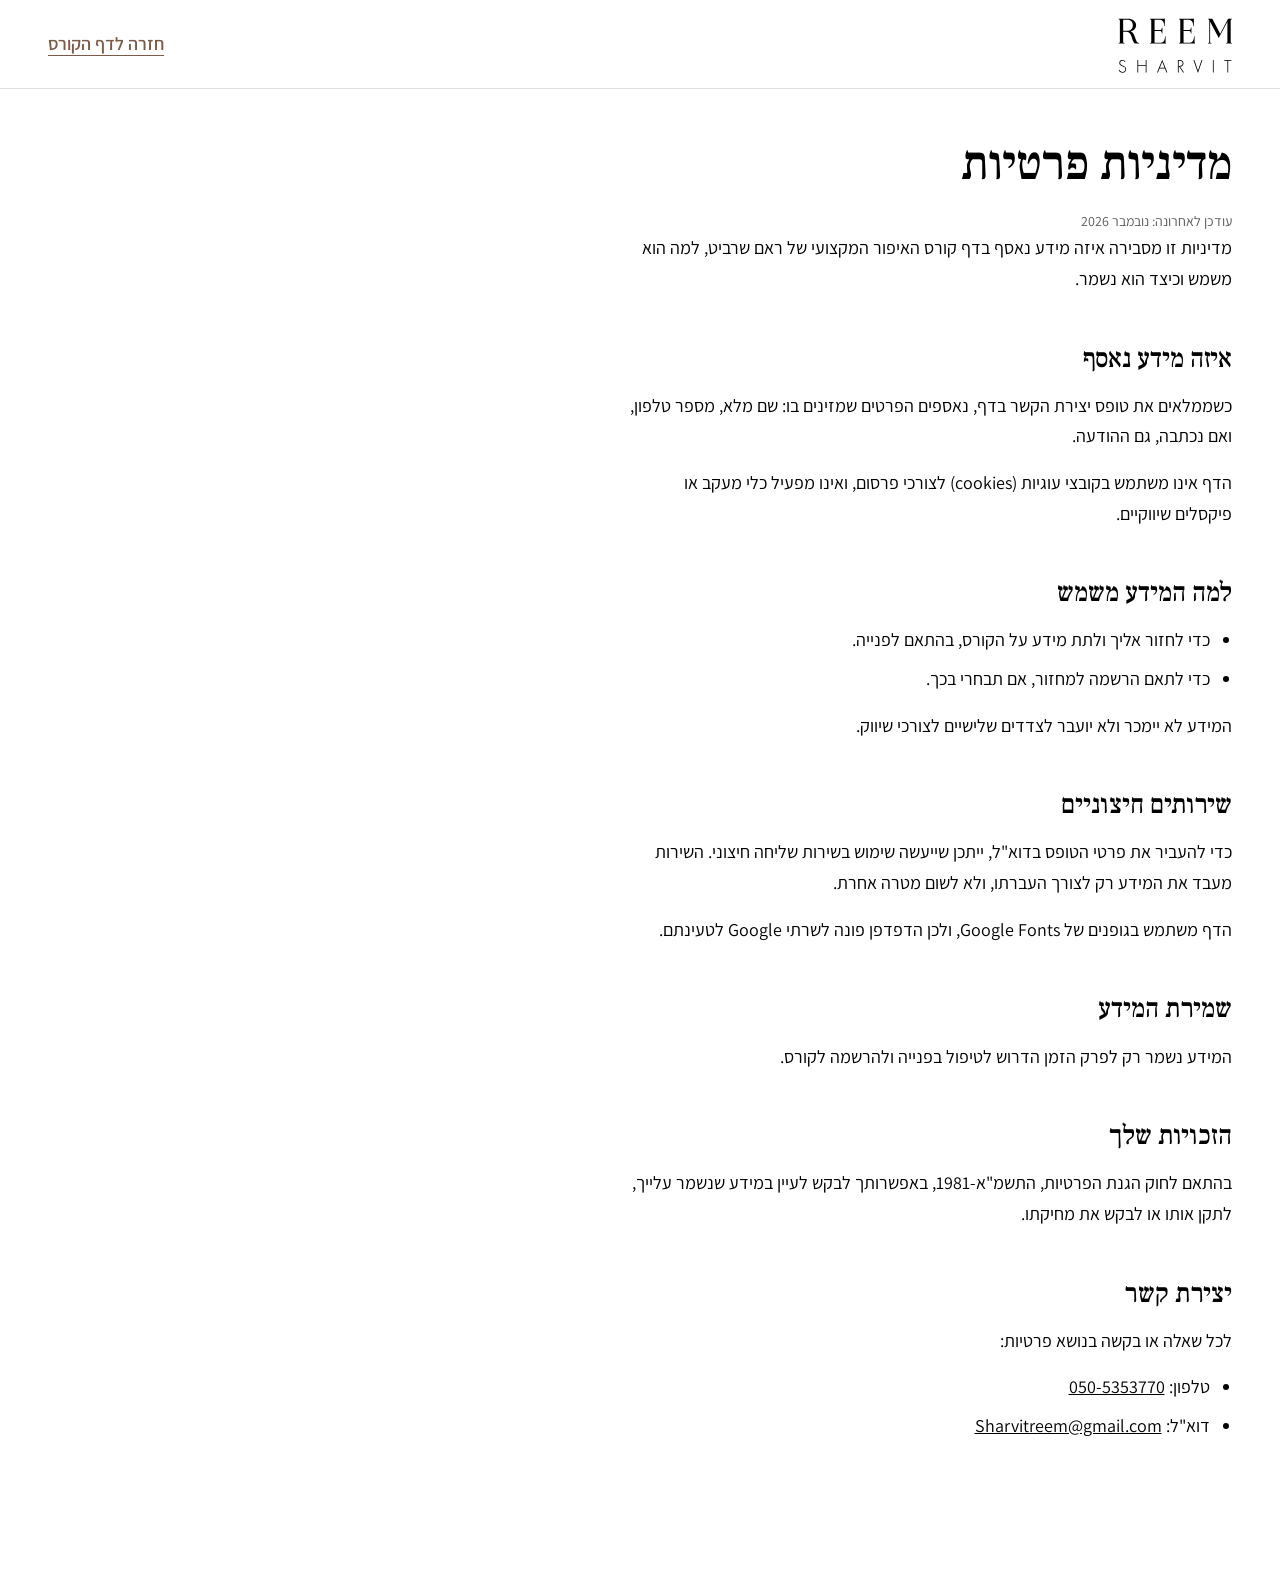
<file: privacy.html>
<!DOCTYPE html>
<html lang="he" dir="rtl">
<head>
  <meta charset="utf-8">
  <meta name="viewport" content="width=device-width, initial-scale=1">
  <title>מדיניות פרטיות | ראם שרביט</title>
  <meta name="description" content="מדיניות הפרטיות של דף קורס האיפור המקצועי של ראם שרביט.">
  <meta name="robots" content="noindex">
  <link rel="icon" href="assets/img/favicon-32x32.png" sizes="32x32">
  <link rel="apple-touch-icon" href="assets/img/favicon-180x180.png">
  <link rel="preconnect" href="https://fonts.googleapis.com">
  <link rel="preconnect" href="https://fonts.gstatic.com" crossorigin>
  <link rel="stylesheet" href="https://fonts.googleapis.com/css2?family=Assistant:wght@400;600;700&family=Frank+Ruhl+Libre:wght@500&display=swap">
  <link rel="stylesheet" href="assets/css/styles.css?v=16">
</head>
<body class="page-legal">
  <a class="skip-link" href="#main">דלג לתוכן</a>

  <header class="site-header" data-static>
    <div class="container site-header__inner">
      <a class="logo" href="index.html" aria-label="ראם שרביט, חזרה לדף הקורס">
        <svg aria-hidden="true"><use href="assets/img/icons.svg?v=16#logo"></use></svg>
      </a>
      <a class="text-link" href="index.html">חזרה לדף הקורס</a>
    </div>
  </header>

  <main id="main" class="container">
    <h1>מדיניות פרטיות</h1>
    <p class="updated">עודכן לאחרונה: נובמבר 2026</p>

    <div class="prose">
      <p>מדיניות זו מסבירה איזה מידע נאסף בדף קורס האיפור המקצועי של ראם שרביט, למה הוא משמש וכיצד הוא נשמר.</p>

      <h2>איזה מידע נאסף</h2>
      <p>כשממלאים את טופס יצירת הקשר בדף, נאספים הפרטים שמזינים בו: שם מלא, מספר טלפון, ואם נכתבה, גם ההודעה.</p>
      <p>הדף אינו משתמש בקובצי עוגיות (cookies) לצורכי פרסום, ואינו מפעיל כלי מעקב או פיקסלים שיווקיים.</p>

      <h2>למה המידע משמש</h2>
      <ul>
        <li>כדי לחזור אליך ולתת מידע על הקורס, בהתאם לפנייה.</li>
        <li>כדי לתאם הרשמה למחזור, אם תבחרי בכך.</li>
      </ul>
      <p>המידע לא יימכר ולא יועבר לצדדים שלישיים לצורכי שיווק.</p>

      <h2>שירותים חיצוניים</h2>
      <p>כדי להעביר את פרטי הטופס בדוא"ל, ייתכן שייעשה שימוש בשירות שליחה חיצוני. השירות מעבד את המידע רק לצורך העברתו, ולא לשום מטרה אחרת.</p>
      <p>הדף משתמש בגופנים של Google Fonts, ולכן הדפדפן פונה לשרתי Google לטעינתם.</p>

      <h2>שמירת המידע</h2>
      <p>המידע נשמר רק לפרק הזמן הדרוש לטיפול בפנייה ולהרשמה לקורס.</p>

      <h2>הזכויות שלך</h2>
      <p>בהתאם לחוק הגנת הפרטיות, התשמ"א-1981, באפשרותך לבקש לעיין במידע שנשמר עלייך, לתקן אותו או לבקש את מחיקתו.</p>

      <h2>יצירת קשר</h2>
      <p>לכל שאלה או בקשה בנושא פרטיות:</p>
      <ul>
        <li>טלפון: <a data-tel href="tel:0505353770"><span data-phone-display class="tabular">050-5353770</span></a></li>
        <li>דוא"ל: <a data-email href="mailto:Sharvitreem@gmail.com">Sharvitreem@gmail.com</a></li>
      </ul>
    </div>
  </main>

  <script src="assets/js/course.config.js?v=16"></script>
  <script src="assets/js/main.js?v=16"></script>
</body>
</html>
</file>
<file: assets/css/styles.css>
/* ==========================================================================
   Reem Sharvit · Makeup Course
   Design tokens: design-system/MASTER.md
   ========================================================================== */

:root {
  /* Color */
  --color-ink: #000;
  --color-ink-soft: #1a1a1a;
  --color-paper: #fff;
  --color-nude: #e4dedb;
  --color-nude-light: #f5f2f0;
  --color-bronze: #ac8267;
  --color-bronze-text: #7d5a47;
  --color-muted: #5c5c5c;
  --color-on-dark: #e4dedb;
  --color-on-dark-muted: #b9b1ad;
  --color-line: #c9c9c9;
  --color-error: #b3261e;
  --color-error-on-dark: #ff8a80;
  --color-success: #2e6b3f;

  /* Type */
  --font-display: "Frank Ruhl Libre", "Times New Roman", serif;
  --font-body: "Assistant", "Heebo", "Helvetica Neue", Arial, sans-serif;
  --font-latin: "Montserrat", "Helvetica Neue", Arial, sans-serif;
  --font-hero: "Heebo", "Assistant", "Helvetica Neue", Arial, sans-serif;

  --text-display: clamp(2.5rem, 1.6rem + 4vw, 4.5rem);
  --text-h2: clamp(2rem, 1.5rem + 2.2vw, 3rem);
  --text-h3: clamp(1.375rem, 1.2rem + 0.6vw, 1.75rem);
  --text-lead: clamp(1.125rem, 1.05rem + 0.35vw, 1.3125rem);
  --text-body: clamp(1rem, 0.95rem + 0.25vw, 1.125rem);
  --text-small: 0.875rem;

  /* Space */
  --space-1: 4px;
  --space-2: 8px;
  --space-3: 16px;
  --space-4: 24px;
  --space-5: 32px;
  --space-6: 48px;
  --space-7: 64px;
  --space-8: 96px;
  --space-9: 128px;

  --section-y: var(--space-7);
  --gutter: 20px;
  --container: 1200px;
  --measure: 38rem;

  /* Shape */
  --radius-sm: 2px;
  --radius-pill: 999px;
  --shadow-float: 0 4px 16px rgb(0 0 0 / 0.12);

  /* Layers */
  --z-header: 20;
  --z-float: 40;
  --z-skip: 100;

  /* Motion */
  --ease-out: cubic-bezier(0.2, 0.7, 0.2, 1);
  --dur-fast: 150ms;
  --dur-base: 250ms;
  --dur-reveal: 600ms;

  --header-h: 72px;
}

@media (min-width: 768px) {
  :root { --gutter: 32px; }
}
@media (min-width: 1024px) {
  :root { --gutter: 48px; --section-y: var(--space-9); --header-h: 88px; }
}

/* ---------- Base ---------- */

*,
*::before,
*::after { box-sizing: border-box; }

html {
  -webkit-text-size-adjust: 100%;
  scroll-behavior: smooth;
  scroll-padding-top: var(--header-h);
}

body {
  margin: 0;
  font-family: var(--font-body);
  font-size: var(--text-body);
  line-height: 1.7;
  color: var(--color-ink);
  background: var(--color-paper);
  -webkit-font-smoothing: antialiased;
  text-rendering: optimizeLegibility;
}

img { display: block; max-width: 100%; height: auto; }

h1, h2, h3, h4 {
  margin: 0;
  font-family: var(--font-display);
  font-weight: 500;
  line-height: 1.2;
  text-wrap: balance;
}

p { margin: 0; }
ul, ol { margin: 0; padding: 0; list-style: none; }

a { color: inherit; }

button { font: inherit; color: inherit; }

:focus-visible {
  outline: 2px solid var(--color-bronze);
  outline-offset: 3px;
}

.sr-only {
  position: absolute;
  width: 1px; height: 1px;
  padding: 0; margin: -1px;
  overflow: hidden;
  clip: rect(0 0 0 0);
  white-space: nowrap;
  border: 0;
}

.skip-link {
  position: fixed;
  inset-block-start: var(--space-3);
  inset-inline-start: var(--space-3);
  z-index: var(--z-skip);
  padding: var(--space-2) var(--space-3);
  background: var(--color-ink);
  color: var(--color-paper);
  text-decoration: none;
  transform: translateY(-200%);
  transition: transform var(--dur-base) var(--ease-out);
}
.skip-link:focus { transform: none; }

.icon {
  width: 1.25em;
  height: 1.25em;
  flex-shrink: 0;
}

/* ---------- Layout ---------- */

.container {
  width: 100%;
  max-width: calc(var(--container) + var(--gutter) * 2);
  margin-inline: auto;
  padding-inline: var(--gutter);
}

.section { padding-block: var(--section-y); }
.section--nude { background: var(--color-nude); }
.section--nude-light { background: var(--color-nude-light); }
.section--dark { background: var(--color-ink-soft); color: var(--color-on-dark); }

.section-head { max-width: 44rem; margin-block-end: var(--space-6); }
.section-head--center { margin-inline: auto; text-align: center; }

/* Latin text inside RTL lines */
.latin { direction: ltr; unicode-bidi: isolate; }

.h2 { font-size: var(--text-h2); }
.h3 { font-size: var(--text-h3); }

.lead {
  font-size: var(--text-lead);
  text-wrap: pretty;
  line-height: 1.6;
  max-width: var(--measure);
}

.prose > * + * { margin-block-start: var(--space-3); }
.prose p { max-width: var(--measure); }

.muted { color: var(--color-muted); }
.section--dark .muted { color: var(--color-on-dark-muted); }

.tabular { font-variant-numeric: tabular-nums; }

/* ---------- Buttons ---------- */

.btn {
  display: inline-flex;
  align-items: center;
  justify-content: center;
  gap: var(--space-2);
  min-height: 48px;
  padding: 12px 32px;
  border: 1px solid transparent;
  border-radius: var(--radius-sm);
  font-family: var(--font-body);
  font-size: 1.0625rem;
  font-weight: 600;
  line-height: 1.2;
  text-decoration: none;
  cursor: pointer;
  touch-action: manipulation;
  transition:
    background-color var(--dur-fast) var(--ease-out),
    color var(--dur-fast) var(--ease-out),
    border-color var(--dur-fast) var(--ease-out),
    transform var(--dur-fast) var(--ease-out);
}
.btn:active { transform: scale(0.98); }
.btn .icon { width: 1.2em; height: 1.2em; }

.btn--primary {
  background: var(--color-ink);
  color: var(--color-paper);
}
.btn--primary:hover {
  background: var(--color-bronze);
  color: var(--color-ink);
}

.btn--light {
  background: var(--color-paper);
  color: var(--color-ink);
}
.btn--light:hover { background: var(--color-bronze); }

.btn--outline {
  border-color: currentColor;
  background: transparent;
}
.btn--outline:hover { background: var(--color-ink); color: var(--color-paper); border-color: var(--color-ink); }
.section--dark .btn--outline:hover,
.hero .btn--outline:hover { background: var(--color-paper); color: var(--color-ink); border-color: var(--color-paper); }

.btn[disabled],
.btn[aria-disabled="true"] { opacity: 0.5; cursor: progress; }

.btn-row { display: flex; flex-wrap: wrap; gap: var(--space-3); }

.text-link {
  display: inline-flex;
  align-items: center;
  gap: var(--space-2);
  font-weight: 600;
  color: var(--color-bronze-text);
  text-decoration: underline;
  text-decoration-thickness: 1px;
  text-underline-offset: 0.3em;
}
.text-link:hover { color: var(--color-ink); }

/* ---------- Header ---------- */

.site-header {
  position: fixed;
  inset-inline: 0;
  inset-block-start: 0;
  z-index: var(--z-header);
  color: var(--color-paper);
  transition:
    background-color var(--dur-base) var(--ease-out),
    color var(--dur-base) var(--ease-out),
    box-shadow var(--dur-base) var(--ease-out);
}
.site-header.is-scrolled {
  background: var(--color-paper);
  color: var(--color-ink);
  box-shadow: 0 1px 0 var(--color-nude);
}

.site-header__inner {
  display: flex;
  align-items: center;
  justify-content: space-between;
  gap: var(--space-4);
  height: var(--header-h);
}

.logo { display: inline-flex; color: inherit; }
.logo svg { width: 96px; height: 48px; }
@media (min-width: 1024px) { .logo svg { width: 114px; height: 57px; } }

.site-nav { display: none; }
@media (min-width: 1024px) {
  .site-nav { display: block; }
  .site-nav ul { display: flex; gap: var(--space-5); }
  .site-nav a {
    font-size: 1rem;
    text-decoration: none;
    padding-block: var(--space-2);
    border-block-end: 1px solid transparent;
    transition: border-color var(--dur-fast) var(--ease-out);
  }
  .site-nav a:hover { border-color: currentColor; }
}

.site-header .btn { min-height: 44px; padding: 10px 20px; font-size: 1rem; }
.site-header:not(.is-scrolled) .btn--primary { background: var(--color-paper); color: var(--color-ink); }
.site-header:not(.is-scrolled) .btn--primary:hover { background: var(--color-bronze); }

/* ---------- Hero ---------- */

.hero {
  position: relative;
  background: var(--color-ink-soft);
  color: var(--color-on-dark);
  overflow: hidden;
}

/* Curtain reveal: the hero stays put and the next sections slide over it.
   --hero-top is set in main.js so a hero taller than the screen scrolls to its end before sticking. */
.hero {
  position: sticky;
  inset-block-start: var(--hero-top, 0px);
  z-index: 0;
}
.hero ~ .section,
.site-footer {
  position: relative;
  z-index: 1;
}
.hero ~ .section:not(.section--nude, .section--nude-light, .section--dark) { background: var(--color-paper); }
.hero + .section { box-shadow: 0 -24px 48px rgb(0 0 0 / 0.25); }

.hero__media {
  position: relative;
  height: 52svh;
  min-height: 320px;
}
.hero__media img {
  width: 100%;
  height: 100%;
  object-fit: cover;
  object-position: 50% 62%;
  /* Mirrored so the face sits on the outer edge and the black sleeve meets the text column */
  transform: scaleX(-1);
}
.hero__media::after {
  content: "";
  position: absolute;
  inset: 0;
  background: linear-gradient(to bottom, rgb(26 26 26 / 0.6) 0%, rgb(26 26 26 / 0) 30%, rgb(26 26 26 / 0.6) 75%, var(--color-ink-soft) 100%);
}

.hero__content {
  position: relative;
  margin-block-start: -96px;
  padding-block-end: var(--space-7);
}

.hero__title {
  font-family: var(--font-hero);
  font-size: var(--text-display);
  font-weight: 800;
  letter-spacing: -0.01em;
  line-height: 1.1;
  color: var(--color-paper);
  margin-block-end: var(--space-4);
}

.hero__lead { color: var(--color-on-dark); margin-block-end: var(--space-5); }

.cohort-line {
  display: flex;
  align-items: center;
  gap: var(--space-3);
  margin-block-end: var(--space-5);
  padding-block: var(--space-3);
  border-block-start: 1px solid rgb(228 222 219 / 0.2);
  font-size: 1.0625rem;
  max-width: var(--measure);
}
.cohort-line .icon { width: 28px; height: 28px; color: var(--color-bronze); }
.cohort-line strong { color: var(--color-paper); font-weight: 600; }
.cohort-line__note { display: block; font-size: var(--text-small); color: var(--color-on-dark-muted); }

@media (min-width: 1024px) {
  .hero {
    display: grid;
    /* RTL: first column (text) is on the right */
    grid-template-columns: minmax(0, 46fr) minmax(0, 54fr);
    height: 100svh;
    min-height: 640px;
    max-height: 960px;
  }
  .hero__media {
    grid-column: 2;
    grid-row: 1;
    height: auto;
    min-height: 0;
  }
  .hero__media img { object-position: 50% 70%; }
  .hero__media::after {
    /* Darken the top for the header, and soften the edge that meets the text column (right side) */
    background:
      linear-gradient(to bottom, rgb(26 26 26 / 0.5) 0%, rgb(26 26 26 / 0) 18%),
      linear-gradient(to right, rgb(26 26 26 / 0) 70%, var(--color-ink-soft) 100%);
  }
  .hero__content {
    grid-column: 1;
    grid-row: 1;
    align-self: center;
    margin: 0;
    max-width: none;
    padding-block: var(--header-h) var(--space-5);
    /* Align the text with the container's right edge on wide screens */
    padding-inline: max(var(--gutter), (100vw - var(--container)) / 2) var(--space-7);
  }
  .hero__title { font-size: clamp(2.75rem, 1.4rem + 2.6vw, 4rem); }
  .hero__lead { margin-block-end: var(--space-4); }
  .cohort-line { margin-block-end: var(--space-4); }
}

/* ---------- Course (how it works) ---------- */

.course {
  display: grid;
  gap: var(--space-6);
}
.course__media img {
  width: 100%;
  aspect-ratio: 4 / 5;
  object-fit: cover;
}
@media (min-width: 1024px) {
  .course {
    grid-template-columns: 5fr 6fr;
    gap: var(--space-8);
    align-items: start;
  }
  .course__media { position: sticky; inset-block-start: calc(var(--header-h) + var(--space-5)); }
}

.steps { margin-block-start: var(--space-6); counter-reset: step; }
.step {
  display: grid;
  grid-template-columns: 3.5rem 1fr;
  gap: var(--space-3);
  padding-block: var(--space-5);
  border-block-start: 1px solid var(--color-nude);
  counter-increment: step;
}
.step:last-child { border-block-end: 1px solid var(--color-nude); }
@media (min-width: 1024px) {
  .step { padding-block: var(--space-6); }
}
.step::before {
  content: "0" counter(step);
  font-family: var(--font-display);
  font-size: 1.75rem;
  line-height: 1.1;
  color: var(--color-bronze);
  font-variant-numeric: tabular-nums;
}
.step h4 {
  margin: 0;
  font-size: var(--text-h3);
  margin-block-end: var(--space-2);
}
.step p { color: var(--color-muted); }

/* ---------- Curriculum (sticky scroll) ---------- */

/* Mobile/tablet: horizontal carousel, one card per swipe, next card peeks in */
.chapters__list {
  display: flex;
  gap: var(--space-3);
  margin-inline: calc(var(--gutter) * -1);
  padding-inline: var(--gutter);
  scroll-padding-inline: var(--gutter);
  overflow-x: auto;
  overscroll-behavior-x: contain;
  scroll-snap-type: x mandatory;
  scrollbar-width: none;
}
.chapters__list::-webkit-scrollbar { display: none; }

.chapter {
  flex: 0 0 82%;
  scroll-snap-align: start;
  scroll-snap-stop: always;
  padding: var(--space-4);
  background: var(--color-paper);
}
@media (min-width: 640px) { .chapter { flex-basis: 55%; } }

.chapters__dots {
  display: flex;
  justify-content: center;
  gap: var(--space-1);
  margin-block-start: var(--space-4);
}
.chapters__dot {
  display: grid;
  place-items: center;
  width: 32px;
  height: 32px;
  padding: 0;
  border: 0;
  background: none;
  cursor: pointer;
}
.chapters__dot::before {
  content: "";
  width: 8px;
  height: 8px;
  border-radius: 50%;
  background: var(--color-nude);
  transition: background-color var(--dur-base) var(--ease-out), transform var(--dur-base) var(--ease-out);
}
.chapters__dot[aria-current="true"]::before { background: var(--color-bronze); transform: scale(1.25); }

.chapter__img {
  width: 100%;
  /* 70% of the photo's natural 2:3 height */
  height: auto;
  aspect-ratio: 500 / 525;
  object-fit: cover;
  object-position: 50% 50%;
  margin-block-end: var(--space-4);
}
/* Eyes & brows: keep the crop higher so the eyes stay in frame */
.chapter[data-chapter="1"] .chapter__img { object-position: 50% 30%; }

.chapter__title {
  margin-block-end: var(--space-2);
  font-size: clamp(1.625rem, 1.2rem + 2vw, 3rem);
  line-height: 1.15;
}

.chapter__desc {
  color: var(--color-muted);
  max-width: 34rem;
  margin-block-end: var(--space-4);
}

.chapter__topics { max-width: 34rem; border-block-start: 1px solid var(--color-nude); }
.chapter__topics li {
  padding-block: var(--space-2);
  border-block-end: 1px solid var(--color-nude);
  font-size: 1.0625rem;
}

.chapters__media { display: none; }

@media (min-width: 1024px) {
  .chapters {
    display: grid;
    grid-template-columns: minmax(0, 1fr) minmax(0, 1fr);
    gap: var(--space-8);
  }

  .chapters__list {
    display: block;
    margin: 0;
    padding: 0;
    overflow: visible;
  }
  .chapters__dots { display: none; }
  .chapter__topics li { padding-block: var(--space-3); }
  .chapter {
    background: none;
    min-height: 80vh;
    display: flex;
    flex-direction: column;
    justify-content: center;
    padding: var(--space-6) 0;
    opacity: 0.3;
    transition: opacity var(--dur-reveal) var(--ease-out);
  }
  .chapter.is-active { opacity: 1; }
  .chapter__img { display: none; }

  .chapters__media {
    display: block;
    position: sticky;
    inset-block-start: calc(var(--header-h) + (100vh - var(--header-h) - min(72vh, 680px)) / 2);
    align-self: start;
    block-size: min(72vh, 680px);
    margin-block-start: calc((80vh - min(72vh, 680px)) / 2);
  }
  .chapters__img {
    position: absolute;
    inset: 0;
    width: 100%;
    height: 100%;
    object-fit: cover;
    opacity: 0;
    transform: scale(1.04);
    transition: opacity 700ms var(--ease-out), transform 1200ms var(--ease-out);
  }
  .chapters__img.is-active { opacity: 1; transform: none; }
}

@media (prefers-reduced-motion: reduce) {
  .chapter, .chapters__img { transition: none; }
}

/* ---------- Mid-page CTA band ---------- */

.cta-band__inner { text-align: center; }
.cta-band__title { color: var(--color-paper); }
.cta-band__text {
  margin-block: var(--space-3) var(--space-5);
  font-size: 1.125rem;
  color: var(--color-on-dark);
}
.cta-band__text time { font-weight: 600; color: var(--color-paper); }
.cta-band__note { display: block; }
@media (min-width: 640px) {
  .cta-band__note { display: inline; }
  .cta-band__note::before { content: " · "; }
}
.cta-band__actions { justify-content: center; }

/* ---------- About Reem ---------- */

.about {
  display: grid;
  gap: var(--space-6);
  align-items: center;
}
.about__media img {
  width: 100%;
  aspect-ratio: 1;
  object-fit: cover;
}
@media (min-width: 1024px) {
  .about { grid-template-columns: 1fr 1fr; gap: var(--space-8); }
}
.signature {
  margin-block-start: var(--space-5);
  font-family: var(--font-latin);
  font-size: var(--text-small);
  letter-spacing: 0.3em;
  text-transform: uppercase;
}

/* ---------- Gallery (editorial catalog) ---------- */

/* Each image gets a named area so sizes vary like a magazine spread. */
.gallery {
  display: grid;
  grid-template-columns: repeat(2, 1fr);
  grid-auto-rows: 30vw;
  grid-template-areas:
    "a a"
    "a a"
    "b c"
    "b c"
    "d d"
    "e f"
    "e f"
    "g h"
    "g h";
  gap: var(--space-2);
}
@media (min-width: 768px) {
  .gallery {
    grid-template-columns: repeat(4, 1fr);
    grid-auto-rows: clamp(120px, 13vw, 200px);
    grid-template-areas:
      "a a b c"
      "a a b c"
      "a a d d"
      "e f d d"
      "e f g h"
      "e f g h";
    gap: var(--space-3);
  }
}

.gallery li:nth-child(1) { grid-area: a; }
.gallery li:nth-child(2) { grid-area: b; }
.gallery li:nth-child(3) { grid-area: c; }
.gallery li:nth-child(4) { grid-area: e; }
.gallery li:nth-child(5) { grid-area: h; }
.gallery li:nth-child(6) { grid-area: f; }
.gallery li:nth-child(7) { grid-area: g; }
.gallery li:nth-child(8) { grid-area: d; }

.gallery li { overflow: hidden; background: var(--color-nude-light); }
.gallery img {
  width: 100%;
  height: 100%;
  object-fit: cover;
  transition: transform 800ms var(--ease-out);
}
@media (hover: hover) {
  .gallery li:hover img { transform: scale(1.03); }
}

/* Gallery sits above the FAQ on mobile, beside it on desktop. */
.faq-layout { display: grid; gap: var(--space-6); }
@media (min-width: 1024px) {
  .faq-layout {
    grid-template-columns: minmax(0, 1fr) minmax(0, 1fr);
    gap: var(--space-7);
    align-items: start;
  }
  .faq-layout__faq { grid-column: 1; grid-row: 1; }
  .faq-layout__gallery {
    grid-column: 2; grid-row: 1;
    position: sticky;
    inset-block-start: calc(var(--header-h) + var(--space-4));
  }
  .faq-layout .gallery { grid-auto-rows: clamp(80px, min(8.5vw, (100vh - 220px) / 6), 130px); gap: var(--space-2); }
  .faq-layout .section-head--center { margin-inline: 0; text-align: start; }
  .faq-layout .faq { max-width: none; }
}

/* ---------- Next cohort ---------- */

.cohort-card {
  max-width: 760px;
  margin-inline: auto;
  padding: var(--space-5) var(--space-4);
  background: var(--color-paper);
  border: 1px solid var(--color-nude);
}
@media (min-width: 768px) { .cohort-card { padding: var(--space-7) var(--space-8); } }

.cohort-card .section-head { margin-block-end: var(--space-5); }

.details { margin: 0; }
.details__row {
  display: grid;
  gap: var(--space-1);
  padding-block: var(--space-3);
  border-block-end: 1px solid var(--color-nude);
}
@media (min-width: 640px) {
  .details__row { grid-template-columns: 9rem 1fr; gap: var(--space-4); }
}
.details dt { font-weight: 700; }
.details dd { margin: 0; color: var(--color-muted); }

.price {
  display: flex;
  align-items: baseline;
  justify-content: space-between;
  flex-wrap: wrap;
  gap: var(--space-3);
  margin-block: var(--space-5);
}
.price__label { font-weight: 700; }
.price__value {
  font-family: var(--font-display);
  font-size: clamp(2.25rem, 1.8rem + 2vw, 3rem);
  line-height: 1;
  font-variant-numeric: tabular-nums;
}

.cohort-card .btn { width: 100%; }
.cohort-card__note { margin-block-start: var(--space-3); font-size: var(--text-small); text-align: center; }

/* ---------- FAQ ---------- */

.faq { max-width: 820px; margin-inline: auto; }
.faq__item { border-block-end: 1px solid var(--color-nude); }
.faq__item:first-child { border-block-start: 1px solid var(--color-nude); }

.faq__item summary {
  display: flex;
  align-items: center;
  justify-content: space-between;
  gap: var(--space-4);
  min-height: 64px;
  padding-block: var(--space-4);
  font-family: var(--font-hero);
  font-size: clamp(1.125rem, 1.05rem + 0.4vw, 1.375rem);
  font-weight: 500;
  cursor: pointer;
  list-style: none;
}
.faq__item summary::-webkit-details-marker { display: none; }
.faq__item summary .icon {
  width: 22px; height: 22px;
  color: var(--color-bronze);
  transition: transform var(--dur-base) var(--ease-out);
}
.faq__item[open]:not(.is-closing) summary .icon { transform: rotate(45deg); }
.faq__item summary:hover { color: var(--color-bronze-text); }

.faq__answer { overflow: hidden; }
.faq__answer p {
  padding-block-end: var(--space-4);
  padding-inline-end: var(--space-6);
  color: var(--color-muted);
  max-width: var(--measure);
}

/* ---------- Contact ---------- */

.contact { max-width: 1100px; text-align: center; }
.contact__title { font-family: var(--font-hero); font-weight: 400; color: var(--color-paper); }
.contact__lead {
  margin-block: var(--space-3) var(--space-6);
  font-size: 1.125rem;
  font-weight: 600;
  color: var(--color-on-dark);
}

.form { display: grid; gap: var(--space-4); text-align: start; }

.form__row { display: grid; gap: var(--space-3); }
@media (min-width: 768px) {
  .form__row {
    grid-template-columns: minmax(0, 1fr) minmax(0, 1fr) minmax(180px, 0.55fr);
    gap: var(--space-4);
    align-items: start;
  }
}

.field { display: grid; gap: var(--space-2); }

.field input {
  width: 100%;
  min-height: 64px;
  padding: 12px 20px;
  border: 1px solid #6b6563;
  border-radius: var(--radius-sm);
  background: transparent;
  color: var(--color-paper);
  font: inherit;
  font-size: 1.125rem;
  transition: border-color var(--dur-fast) var(--ease-out);
}
.field input::placeholder { color: var(--color-on-dark-muted); opacity: 1; }
.field input:hover { border-color: var(--color-on-dark-muted); }
.field input:focus-visible { border-color: var(--color-paper); outline-offset: 2px; }
.field input[type="tel"] { direction: ltr; text-align: right; }
.field input[type="tel"]::placeholder { direction: rtl; }

.field.is-invalid input { border-color: var(--color-error-on-dark); }

.form__submit { min-height: 64px; font-size: 1.125rem; }

.form__consent {
  font-size: var(--text-small);
  color: var(--color-on-dark-muted);
  text-align: center;
}
.form__consent a { color: var(--color-on-dark); text-underline-offset: 0.2em; }

.field__error {
  display: none;
  align-items: center;
  gap: var(--space-2);
  font-size: var(--text-small);
  color: var(--color-error-on-dark);
}
.field.is-invalid .field__error { display: flex; }
.field__error .icon { width: 18px; height: 18px; }

.honeypot { position: absolute; inset-inline-start: -9999px; width: 1px; height: 1px; overflow: hidden; }

.form-status {
  display: none;
  gap: var(--space-3);
  align-items: flex-start;
  padding: var(--space-4);
  border: 1px solid;
}
.form-status.is-visible { display: flex; }
.form-status .icon { width: 24px; height: 24px; margin-block-start: 2px; }
.form-status--success { border-color: var(--color-bronze); color: var(--color-paper); }
.form-status--success .icon { color: var(--color-bronze); }
.form-status--error { border-color: var(--color-error-on-dark); color: var(--color-paper); }
.form-status--error .icon { color: var(--color-error-on-dark); }
.form-status a { color: inherit; }

/* ---------- Footer ---------- */

.site-footer {
  background: var(--color-nude);
  padding-block: var(--space-7) calc(var(--space-6) + 72px);
  text-align: center;
}
.site-footer .logo-v { width: 64px; height: 110px; margin-inline: auto; display: block; }

.footer-email {
  display: inline-flex;
  align-items: center;
  gap: var(--space-2);
  min-height: 44px;
  margin-block-start: var(--space-5);
  font-size: 1.0625rem;
  text-decoration: none;
}
.footer-email:hover span { text-decoration: underline; text-underline-offset: 0.2em; }
.footer-email .icon { width: 22px; height: 22px; }

.social {
  display: flex;
  justify-content: center;
  gap: var(--space-2);
  margin-block: var(--space-3) var(--space-5);
}
.social a {
  display: inline-grid;
  place-items: center;
  width: 44px; height: 44px;
  border: 1px solid var(--color-ink);
  border-radius: var(--radius-pill);
  transition: background-color var(--dur-fast) var(--ease-out), color var(--dur-fast) var(--ease-out);
}
.social a:hover { background: var(--color-ink); color: var(--color-paper); }
.social .icon { width: 22px; height: 22px; }

.legal {
  display: flex;
  justify-content: center;
  flex-wrap: wrap;
  gap: var(--space-2) var(--space-4);
  font-size: var(--text-small);
}
.legal a { text-underline-offset: 0.2em; }

/* ---------- Floating contact ---------- */

.float-cta {
  position: fixed;
  inset-block-end: max(var(--space-4), env(safe-area-inset-bottom));
  inset-inline-end: var(--space-4);
  z-index: var(--z-float);
  display: flex;
  flex-direction: column;
  gap: var(--space-3);
}
.float-cta a {
  display: grid;
  place-items: center;
  width: 56px; height: 56px;
  border-radius: var(--radius-pill);
  box-shadow: var(--shadow-float);
  transition: transform var(--dur-fast) var(--ease-out), background-color var(--dur-fast) var(--ease-out);
}
.float-cta a:active { transform: scale(0.95); }
.float-cta .icon { width: 28px; height: 28px; }
.float-cta__wa { background: var(--color-ink); color: var(--color-paper); }
.float-cta__wa:hover { background: var(--color-bronze); color: var(--color-ink); }
.float-cta__call { background: var(--color-paper); color: var(--color-ink); border: 1px solid var(--color-nude); }
.float-cta__call:hover { background: var(--color-nude); }

.float-cta {
  transition: opacity var(--dur-base) var(--ease-out), transform var(--dur-base) var(--ease-out), visibility var(--dur-base);
}
.float-cta.is-hidden {
  opacity: 0;
  visibility: hidden;
  transform: translateY(12px);
}

/* ---------- Legal pages ---------- */

.page-legal { padding-block: calc(var(--header-h) + var(--space-6)) var(--section-y); }
.page-legal .site-header { background: var(--color-paper); color: var(--color-ink); box-shadow: 0 1px 0 var(--color-nude); }
.page-legal h1 { font-size: var(--text-h2); margin-block-end: var(--space-3); }
.page-legal h2 { font-size: var(--text-h3); margin-block: var(--space-6) var(--space-3); }
.page-legal .prose { max-width: 46rem; }
.page-legal .prose ul { list-style: disc; padding-inline-start: 1.25em; }
.page-legal .prose li + li { margin-block-start: var(--space-2); }
.page-legal .updated { color: var(--color-muted); font-size: var(--text-small); }

/* ---------- Reveal on scroll ---------- */

.js .reveal {
  opacity: 0;
  transform: translateY(16px);
  transition: opacity var(--dur-reveal) var(--ease-out), transform var(--dur-reveal) var(--ease-out);
}
.js .reveal.is-visible { opacity: 1; transform: none; }

@media (prefers-reduced-motion: reduce) {
  html { scroll-behavior: auto; }
  *,
  *::before,
  *::after {
    animation-duration: 0.01ms !important;
    transition-duration: 0.01ms !important;
  }
  .js .reveal { opacity: 1; transform: none; }
}

/* Spacing between a heading and the paragraph block that follows it */
[data-gap] { margin-block-start: var(--space-4); }
</file>
